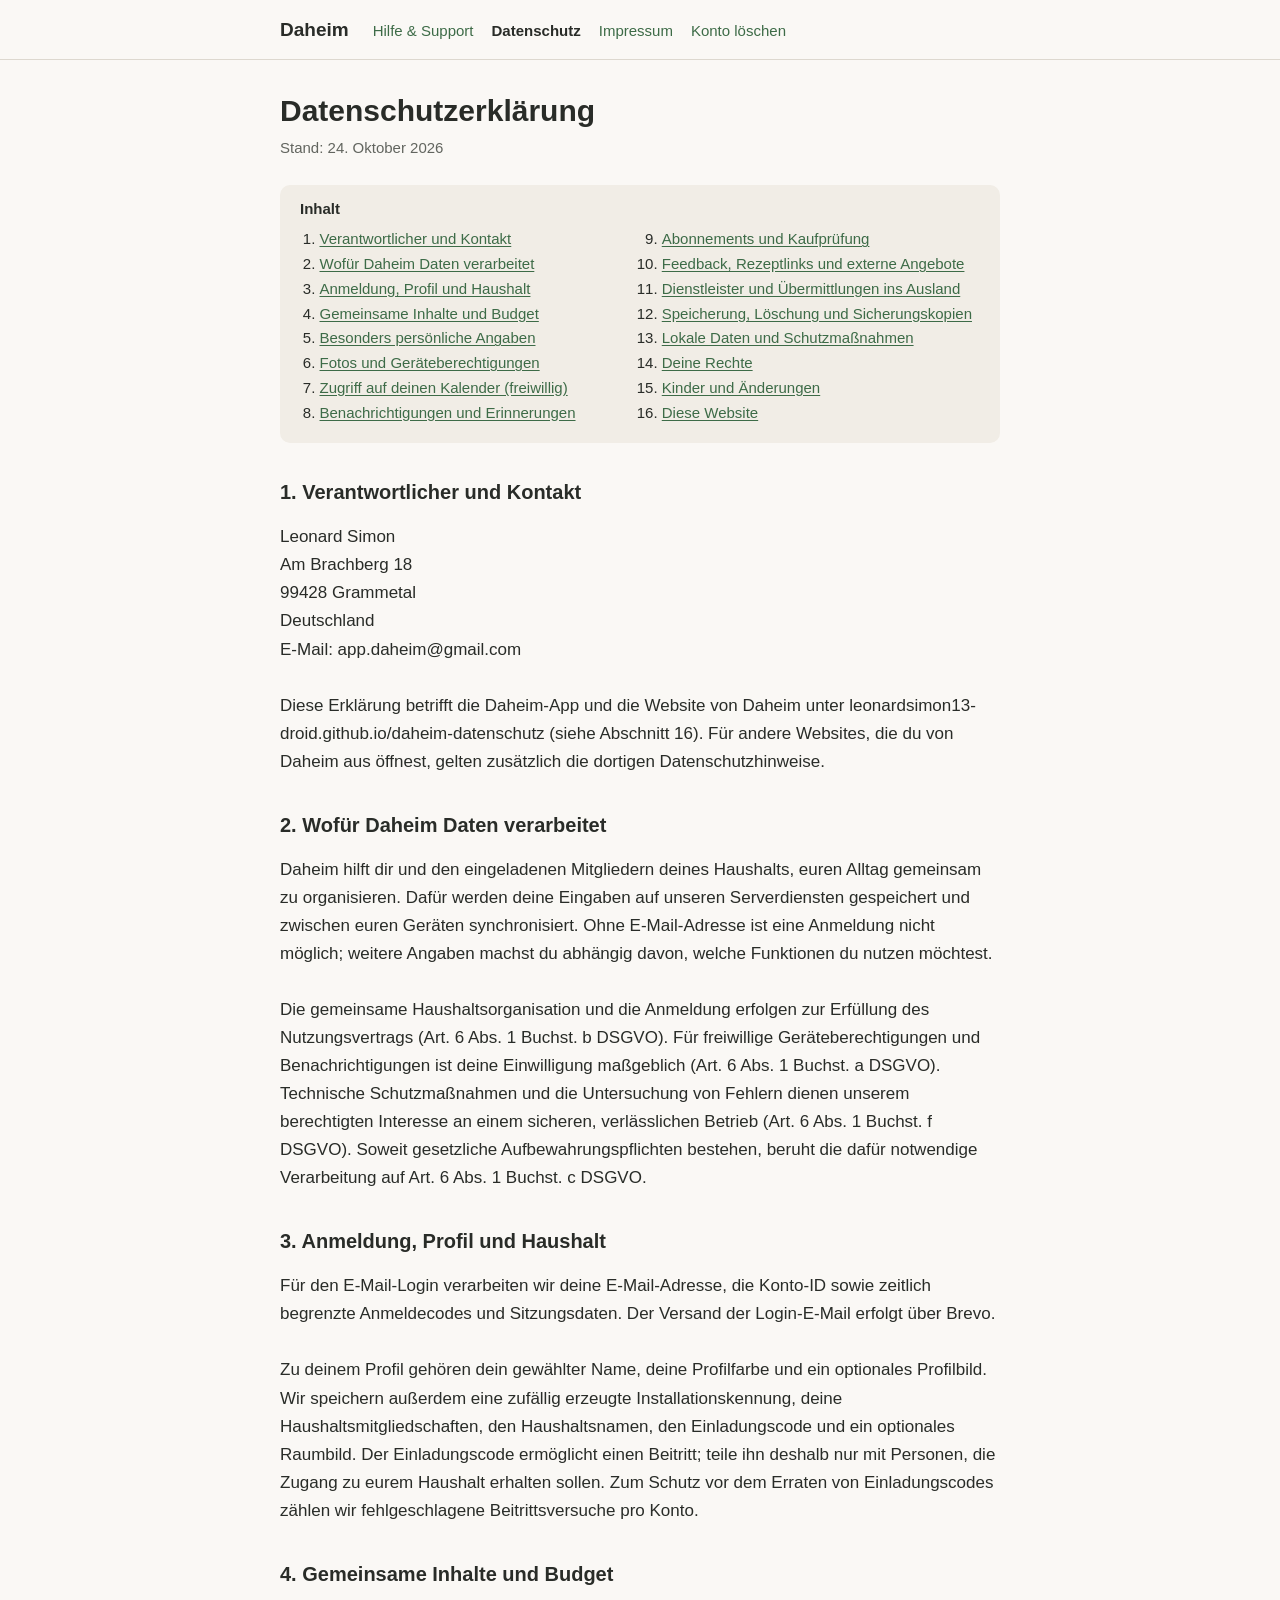
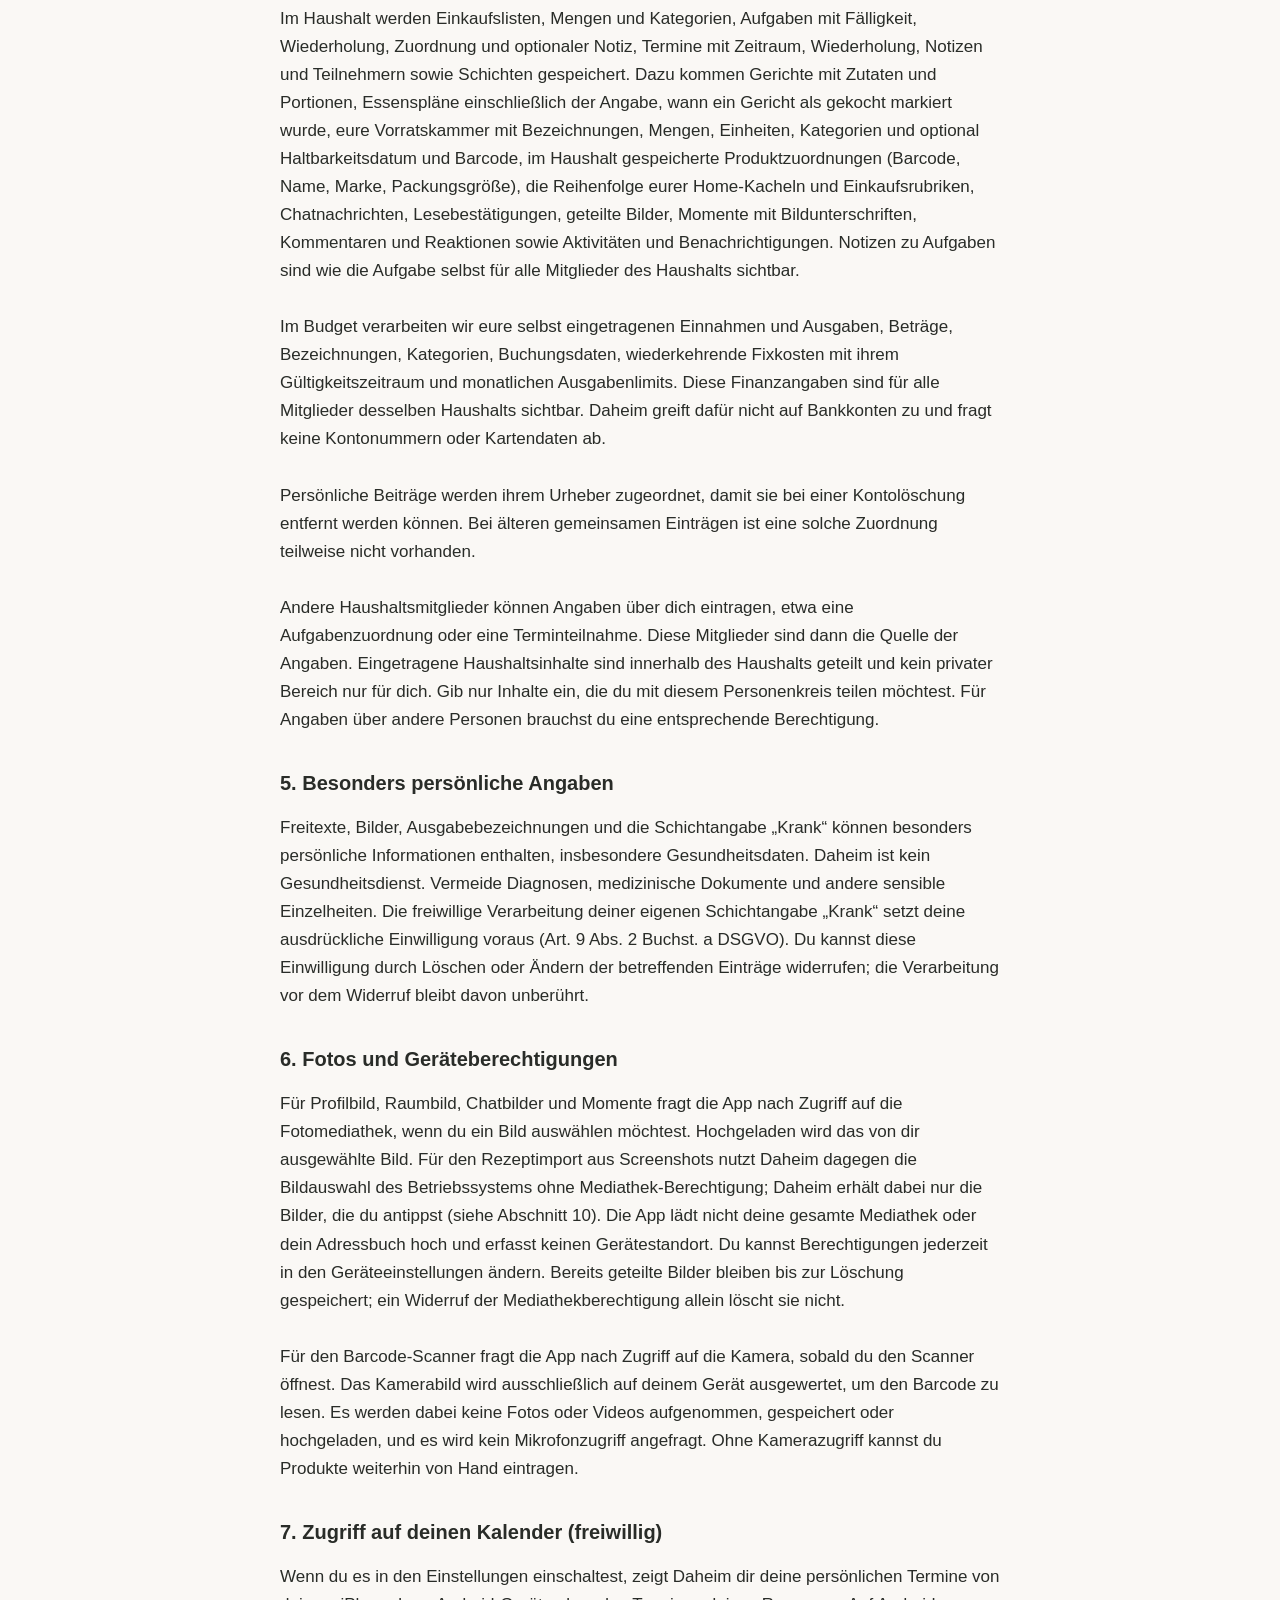
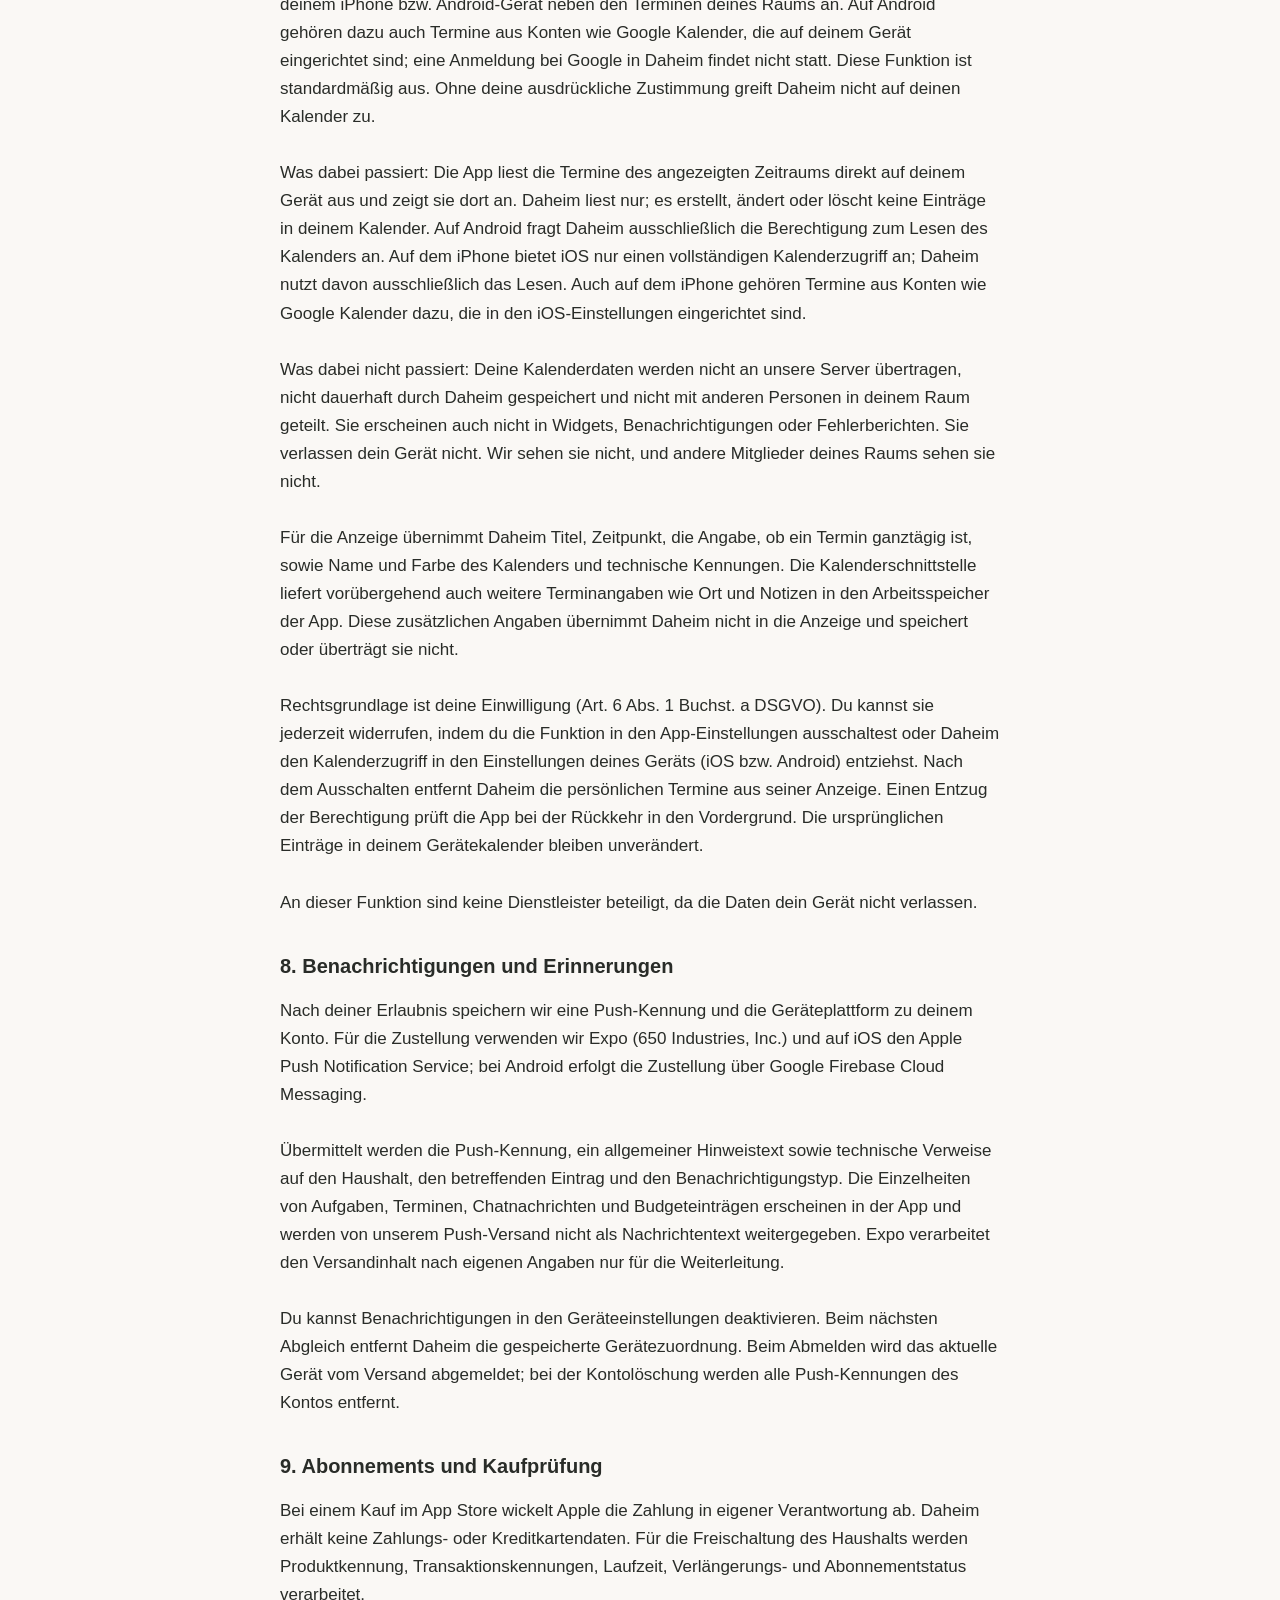
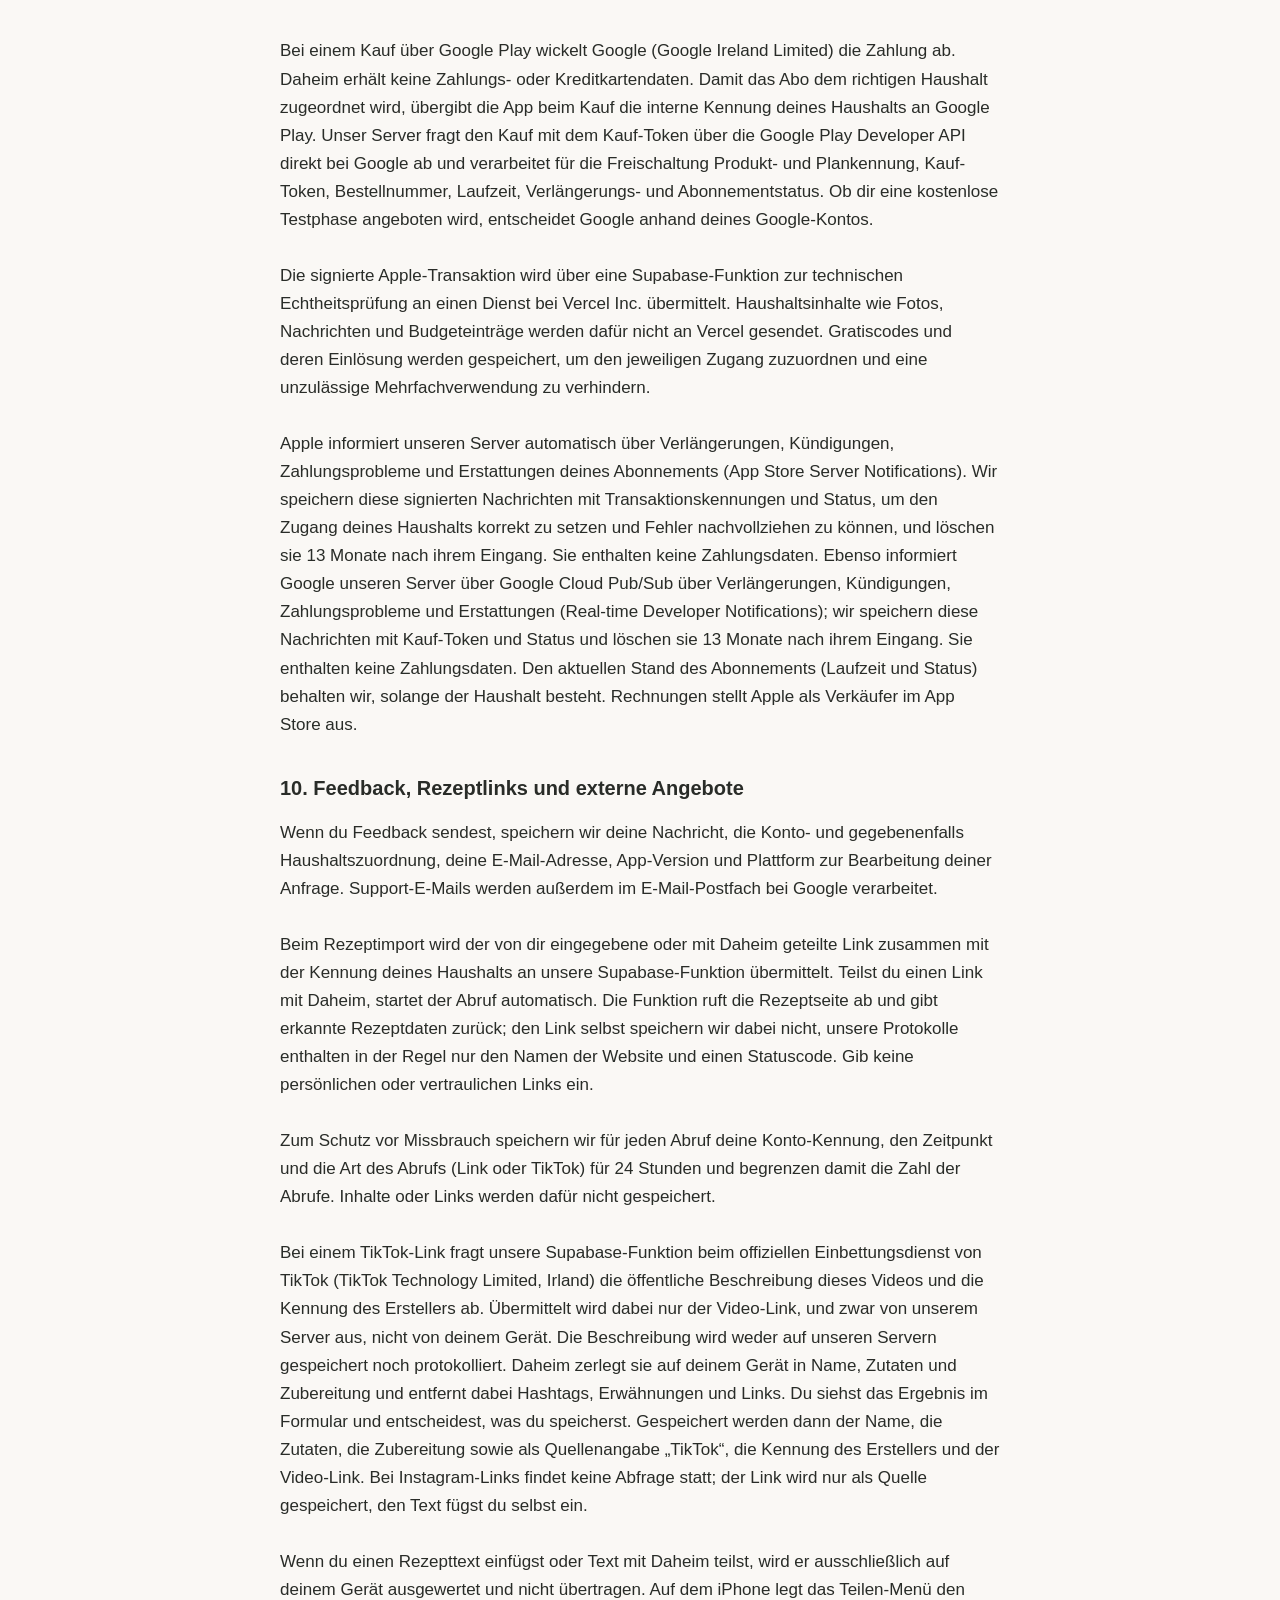
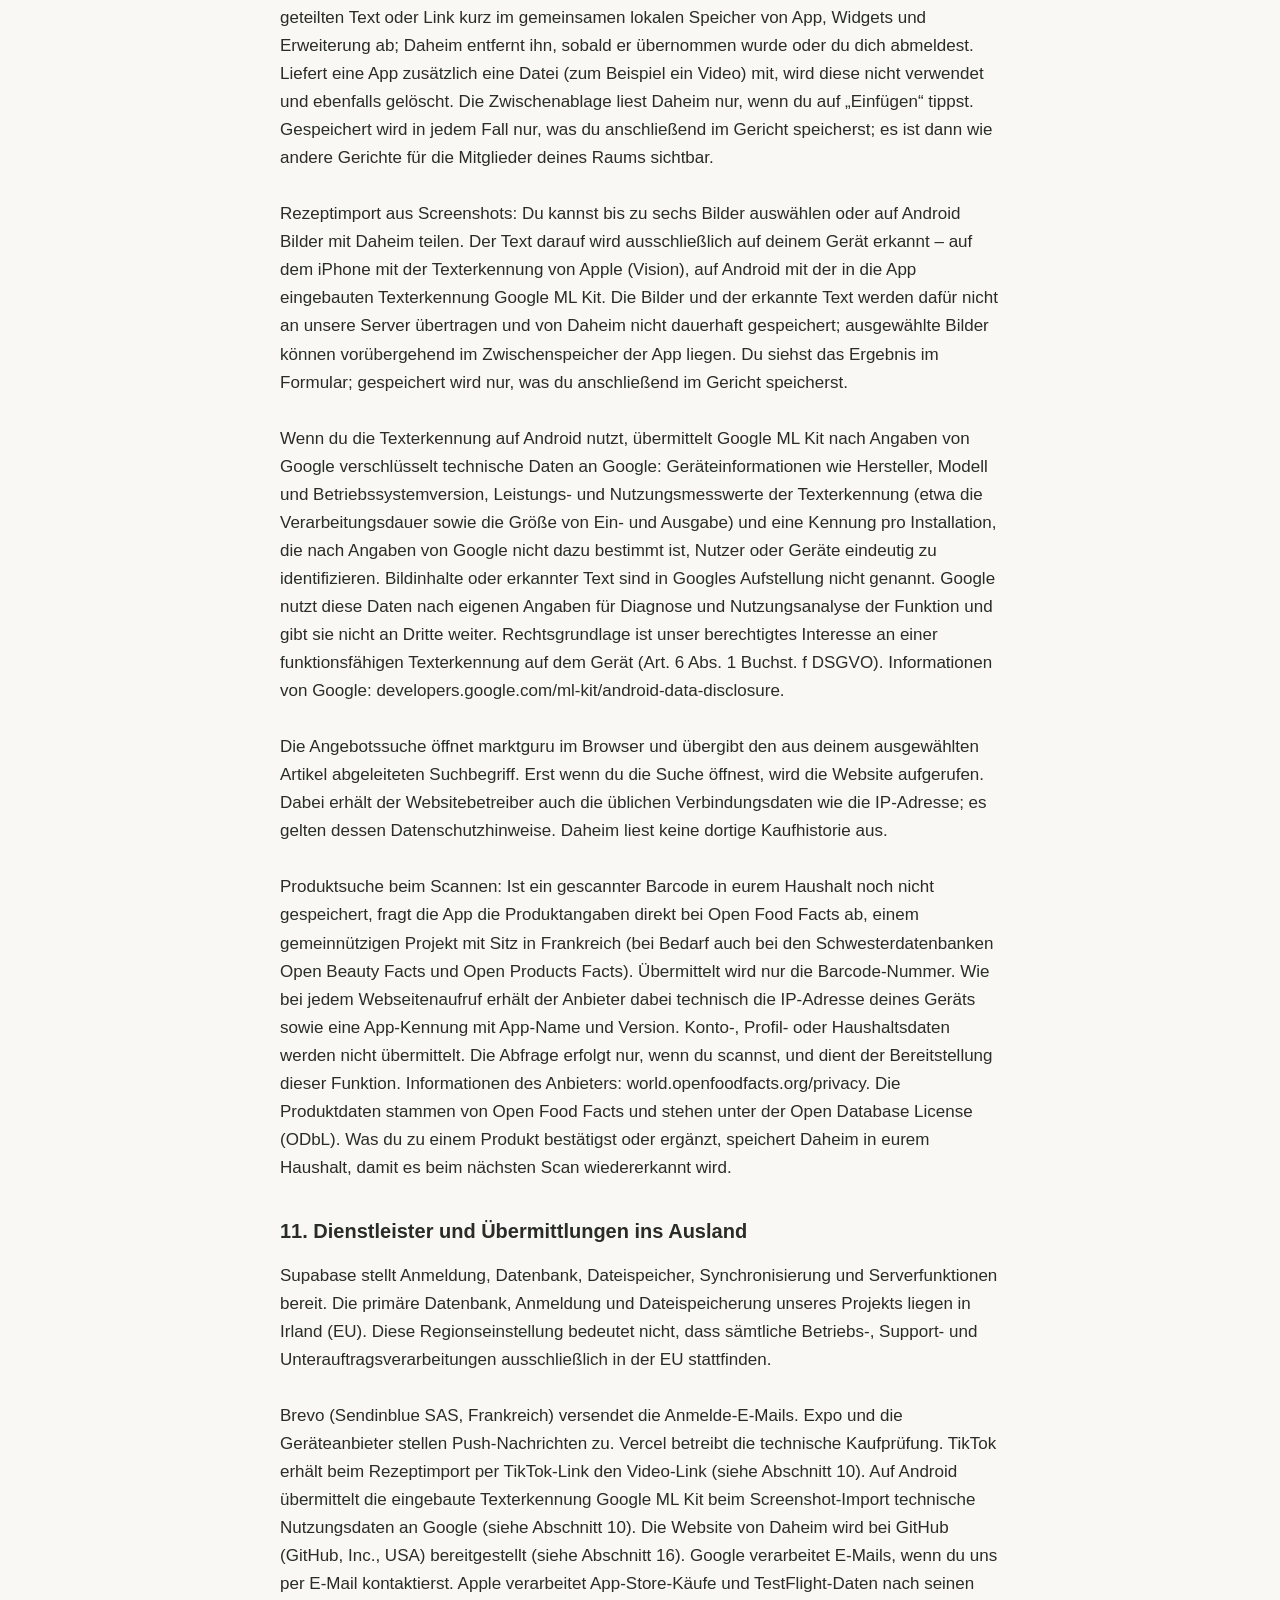
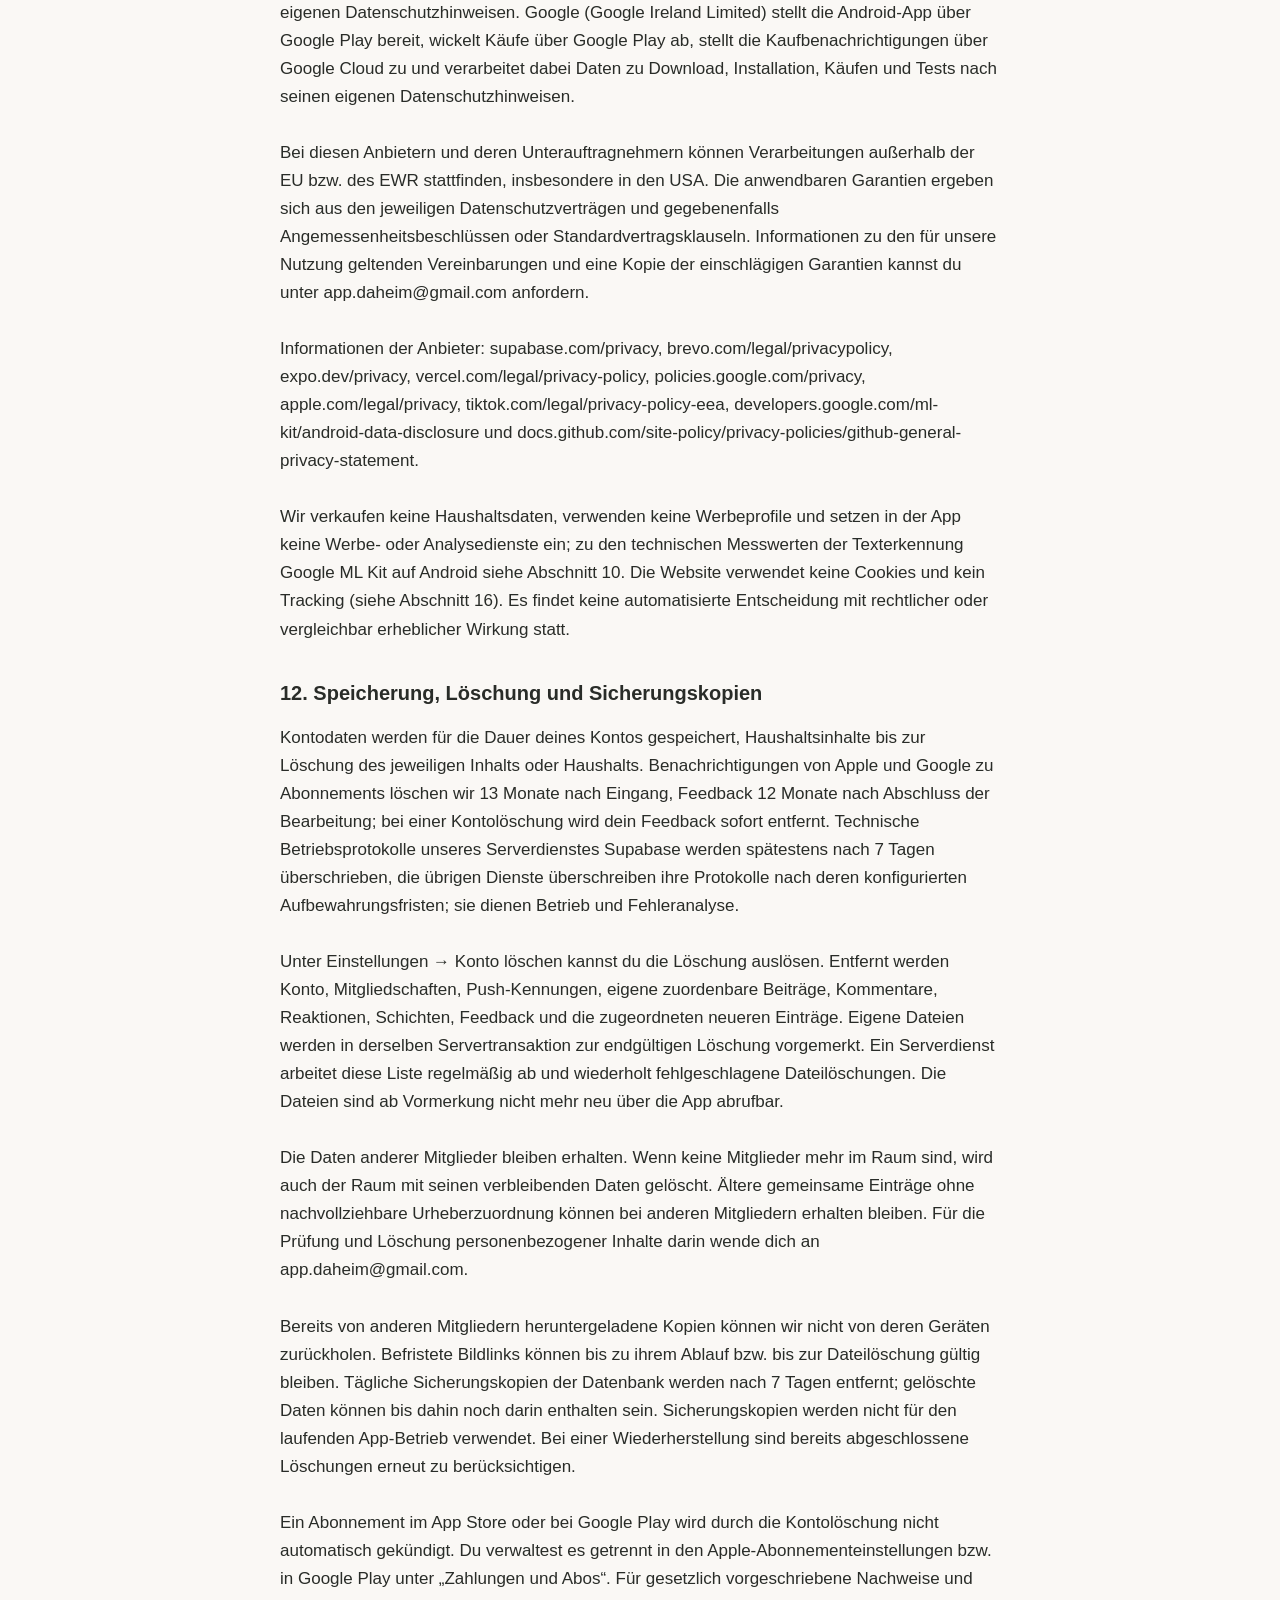
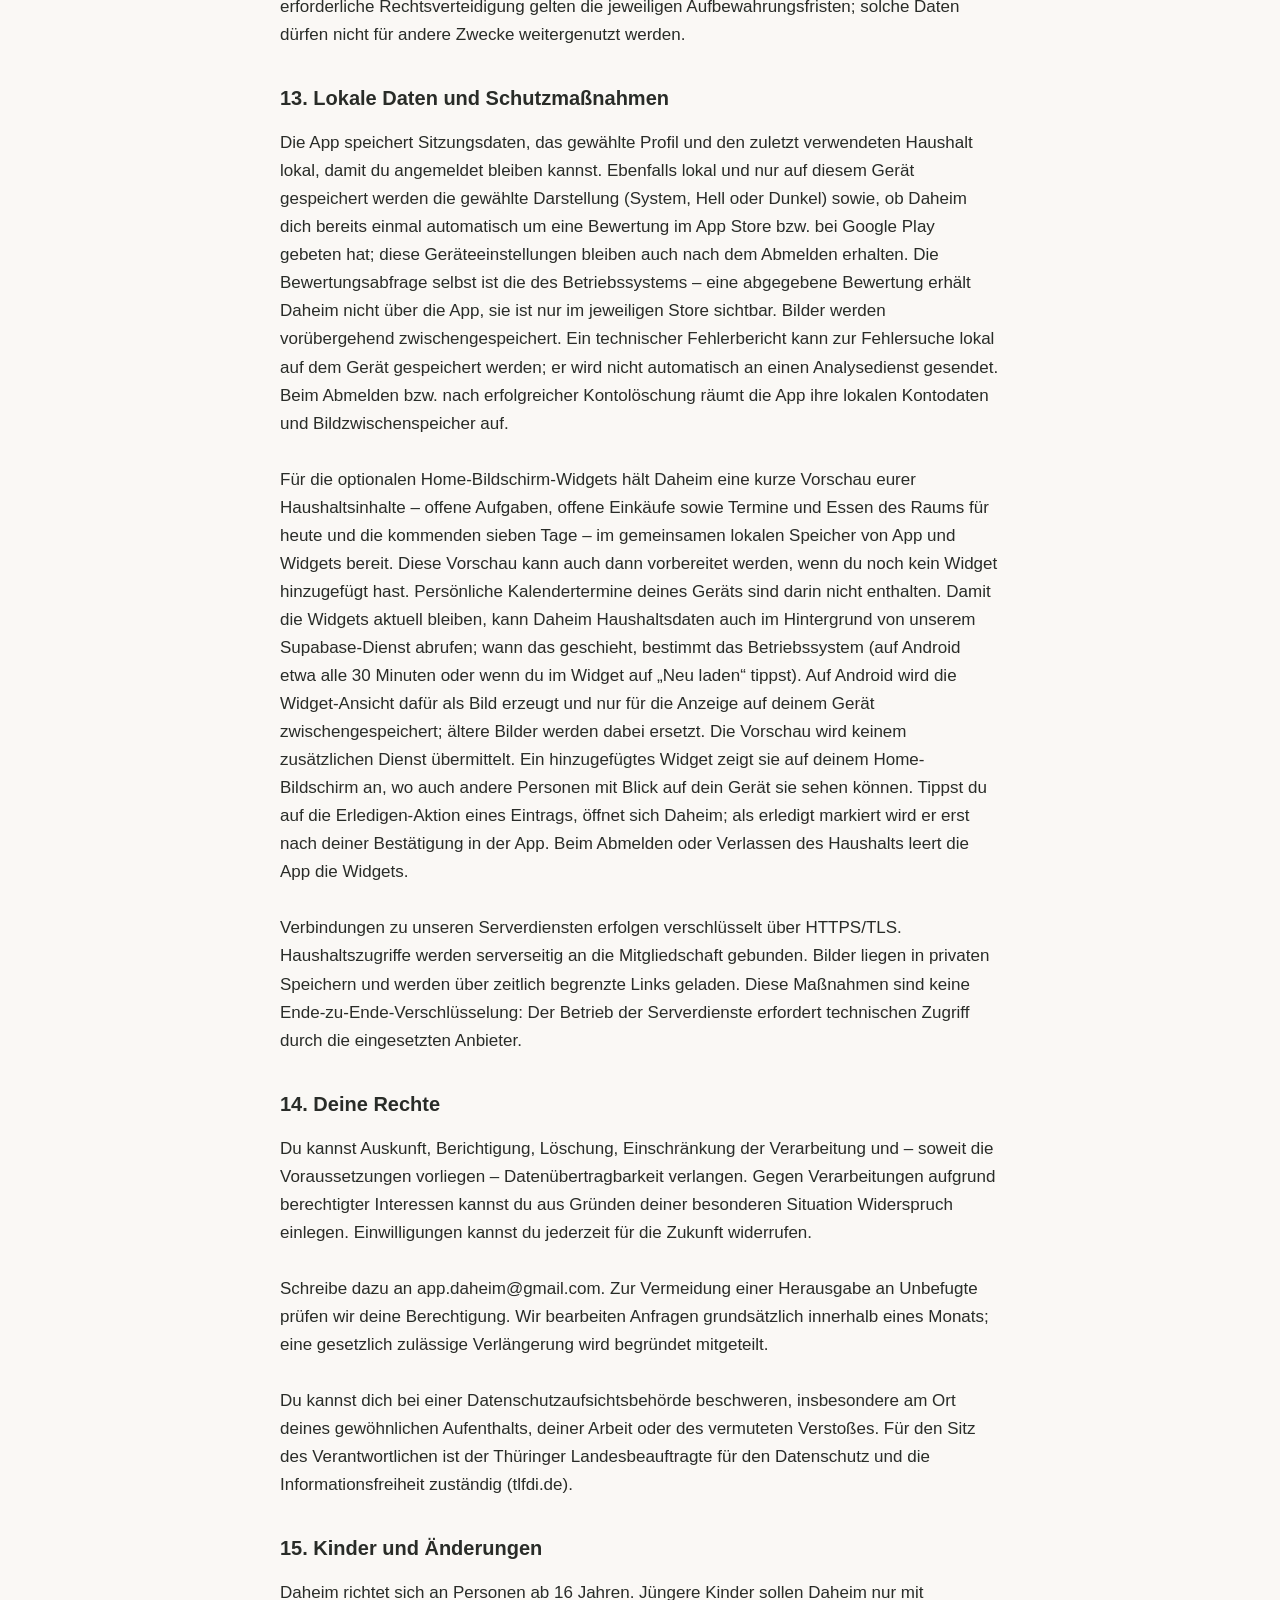
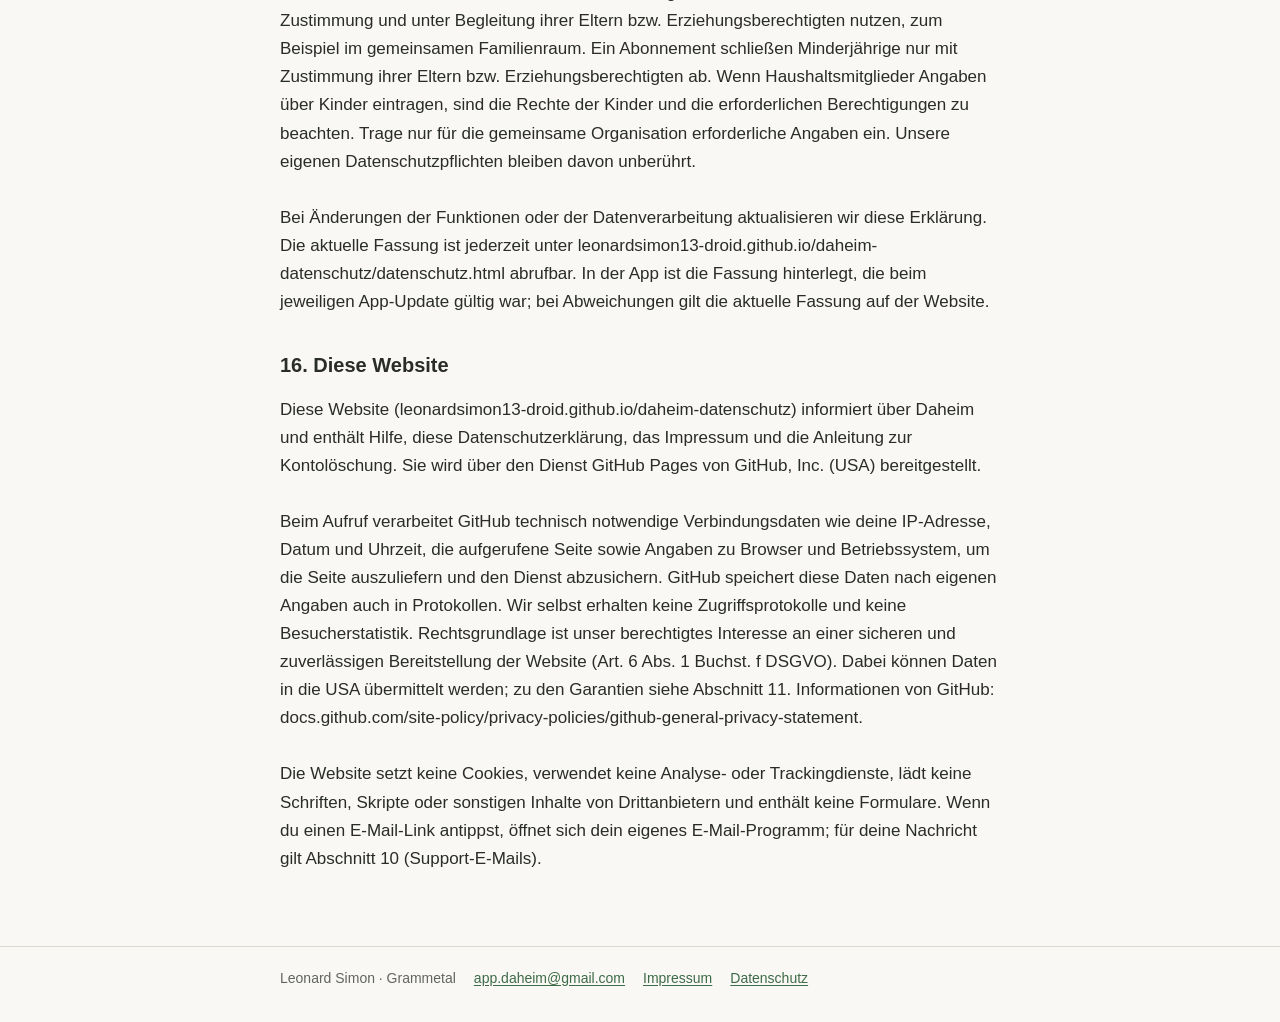
<file: index.html>
<!DOCTYPE html>
<html lang="de">
<head>
<meta charset="utf-8">
<meta name="viewport" content="width=device-width, initial-scale=1">
<meta http-equiv="Content-Security-Policy" content="default-src 'none'; style-src 'self'; img-src 'self'; base-uri 'none'; form-action 'none'">
<meta name="referrer" content="strict-origin-when-cross-origin">
<title>Datenschutzerklärung – Daheim</title>
<meta name="description" content="Datenschutzerklärung der Daheim-App und dieser Website.">
<link rel="stylesheet" href="stil.css">
</head>
<body>
<header class="kopf"><div class="kopf-innen"><a class="marke" href="hilfe.html">Daheim</a><nav aria-label="Hauptnavigation"><a href="hilfe.html">Hilfe &amp; Support</a><a href="datenschutz.html" aria-current="page">Datenschutz</a><a href="impressum.html">Impressum</a><a href="konto-loeschen.html">Konto löschen</a></nav></div></header>
<main>
<div class="rechtstext"><h1>Datenschutzerklärung</h1><p class="stand">Stand: 24. Oktober 2026</p>
<nav class="inhalt" aria-label="Inhalt"><strong>Inhalt</strong><ol><li><a href="#a1">Verantwortlicher und Kontakt</a></li><li><a href="#a2">Wofür Daheim Daten verarbeitet</a></li><li><a href="#a3">Anmeldung, Profil und Haushalt</a></li><li><a href="#a4">Gemeinsame Inhalte und Budget</a></li><li><a href="#a5">Besonders persönliche Angaben</a></li><li><a href="#a6">Fotos und Geräteberechtigungen</a></li><li><a href="#a7">Zugriff auf deinen Kalender (freiwillig)</a></li><li><a href="#a8">Benachrichtigungen und Erinnerungen</a></li><li><a href="#a9">Abonnements und Kaufprüfung</a></li><li><a href="#a10">Feedback, Rezeptlinks und externe Angebote</a></li><li><a href="#a11">Dienstleister und Übermittlungen ins Ausland</a></li><li><a href="#a12">Speicherung, Löschung und Sicherungskopien</a></li><li><a href="#a13">Lokale Daten und Schutzmaßnahmen</a></li><li><a href="#a14">Deine Rechte</a></li><li><a href="#a15">Kinder und Änderungen</a></li><li><a href="#a16">Diese Website</a></li></ol></nav>
<section id="a1"><h2>1. Verantwortlicher und Kontakt</h2><p>Leonard Simon
Am Brachberg 18
99428 Grammetal
Deutschland
E-Mail: app.daheim@gmail.com

Diese Erklärung betrifft die Daheim-App und die Website von Daheim unter leonardsimon13-droid.github.io/daheim-datenschutz (siehe Abschnitt 16). Für andere Websites, die du von Daheim aus öffnest, gelten zusätzlich die dortigen Datenschutzhinweise.</p></section>
<section id="a2"><h2>2. Wofür Daheim Daten verarbeitet</h2><p>Daheim hilft dir und den eingeladenen Mitgliedern deines Haushalts, euren Alltag gemeinsam zu organisieren. Dafür werden deine Eingaben auf unseren Serverdiensten gespeichert und zwischen euren Geräten synchronisiert. Ohne E-Mail-Adresse ist eine Anmeldung nicht möglich; weitere Angaben machst du abhängig davon, welche Funktionen du nutzen möchtest.

Die gemeinsame Haushaltsorganisation und die Anmeldung erfolgen zur Erfüllung des Nutzungsvertrags (Art. 6 Abs. 1 Buchst. b DSGVO). Für freiwillige Geräteberechtigungen und Benachrichtigungen ist deine Einwilligung maßgeblich (Art. 6 Abs. 1 Buchst. a DSGVO). Technische Schutzmaßnahmen und die Untersuchung von Fehlern dienen unserem berechtigten Interesse an einem sicheren, verlässlichen Betrieb (Art. 6 Abs. 1 Buchst. f DSGVO). Soweit gesetzliche Aufbewahrungspflichten bestehen, beruht die dafür notwendige Verarbeitung auf Art. 6 Abs. 1 Buchst. c DSGVO.</p></section>
<section id="a3"><h2>3. Anmeldung, Profil und Haushalt</h2><p>Für den E-Mail-Login verarbeiten wir deine E-Mail-Adresse, die Konto-ID sowie zeitlich begrenzte Anmeldecodes und Sitzungsdaten. Der Versand der Login-E-Mail erfolgt über Brevo.

Zu deinem Profil gehören dein gewählter Name, deine Profilfarbe und ein optionales Profilbild. Wir speichern außerdem eine zufällig erzeugte Installationskennung, deine Haushaltsmitgliedschaften, den Haushaltsnamen, den Einladungscode und ein optionales Raumbild. Der Einladungscode ermöglicht einen Beitritt; teile ihn deshalb nur mit Personen, die Zugang zu eurem Haushalt erhalten sollen. Zum Schutz vor dem Erraten von Einladungscodes zählen wir fehlgeschlagene Beitrittsversuche pro Konto.</p></section>
<section id="a4"><h2>4. Gemeinsame Inhalte und Budget</h2><p>Im Haushalt werden Einkaufslisten, Mengen und Kategorien, Aufgaben mit Fälligkeit, Wiederholung, Zuordnung und optionaler Notiz, Termine mit Zeitraum, Wiederholung, Notizen und Teilnehmern sowie Schichten gespeichert. Dazu kommen Gerichte mit Zutaten und Portionen, Essenspläne einschließlich der Angabe, wann ein Gericht als gekocht markiert wurde, eure Vorratskammer mit Bezeichnungen, Mengen, Einheiten, Kategorien und optional Haltbarkeitsdatum und Barcode, im Haushalt gespeicherte Produktzuordnungen (Barcode, Name, Marke, Packungsgröße), die Reihenfolge eurer Home-Kacheln und Einkaufsrubriken, Chatnachrichten, Lesebestätigungen, geteilte Bilder, Momente mit Bildunterschriften, Kommentaren und Reaktionen sowie Aktivitäten und Benachrichtigungen. Notizen zu Aufgaben sind wie die Aufgabe selbst für alle Mitglieder des Haushalts sichtbar.

Im Budget verarbeiten wir eure selbst eingetragenen Einnahmen und Ausgaben, Beträge, Bezeichnungen, Kategorien, Buchungsdaten, wiederkehrende Fixkosten mit ihrem Gültigkeitszeitraum und monatlichen Ausgabenlimits. Diese Finanzangaben sind für alle Mitglieder desselben Haushalts sichtbar. Daheim greift dafür nicht auf Bankkonten zu und fragt keine Kontonummern oder Kartendaten ab.

Persönliche Beiträge werden ihrem Urheber zugeordnet, damit sie bei einer Kontolöschung entfernt werden können. Bei älteren gemeinsamen Einträgen ist eine solche Zuordnung teilweise nicht vorhanden.

Andere Haushaltsmitglieder können Angaben über dich eintragen, etwa eine Aufgabenzuordnung oder eine Terminteilnahme. Diese Mitglieder sind dann die Quelle der Angaben. Eingetragene Haushaltsinhalte sind innerhalb des Haushalts geteilt und kein privater Bereich nur für dich. Gib nur Inhalte ein, die du mit diesem Personenkreis teilen möchtest. Für Angaben über andere Personen brauchst du eine entsprechende Berechtigung.</p></section>
<section id="a5"><h2>5. Besonders persönliche Angaben</h2><p>Freitexte, Bilder, Ausgabebezeichnungen und die Schichtangabe „Krank“ können besonders persönliche Informationen enthalten, insbesondere Gesundheitsdaten. Daheim ist kein Gesundheitsdienst. Vermeide Diagnosen, medizinische Dokumente und andere sensible Einzelheiten. Die freiwillige Verarbeitung deiner eigenen Schichtangabe „Krank“ setzt deine ausdrückliche Einwilligung voraus (Art. 9 Abs. 2 Buchst. a DSGVO). Du kannst diese Einwilligung durch Löschen oder Ändern der betreffenden Einträge widerrufen; die Verarbeitung vor dem Widerruf bleibt davon unberührt.</p></section>
<section id="a6"><h2>6. Fotos und Geräteberechtigungen</h2><p>Für Profilbild, Raumbild, Chatbilder und Momente fragt die App nach Zugriff auf die Fotomediathek, wenn du ein Bild auswählen möchtest. Hochgeladen wird das von dir ausgewählte Bild. Für den Rezeptimport aus Screenshots nutzt Daheim dagegen die Bildauswahl des Betriebssystems ohne Mediathek-Berechtigung; Daheim erhält dabei nur die Bilder, die du antippst (siehe Abschnitt 10). Die App lädt nicht deine gesamte Mediathek oder dein Adressbuch hoch und erfasst keinen Gerätestandort. Du kannst Berechtigungen jederzeit in den Geräteeinstellungen ändern. Bereits geteilte Bilder bleiben bis zur Löschung gespeichert; ein Widerruf der Mediathekberechtigung allein löscht sie nicht.

Für den Barcode-Scanner fragt die App nach Zugriff auf die Kamera, sobald du den Scanner öffnest. Das Kamerabild wird ausschließlich auf deinem Gerät ausgewertet, um den Barcode zu lesen. Es werden dabei keine Fotos oder Videos aufgenommen, gespeichert oder hochgeladen, und es wird kein Mikrofonzugriff angefragt. Ohne Kamerazugriff kannst du Produkte weiterhin von Hand eintragen.</p></section>
<section id="a7"><h2>7. Zugriff auf deinen Kalender (freiwillig)</h2><p>Wenn du es in den Einstellungen einschaltest, zeigt Daheim dir deine persönlichen Termine von deinem iPhone bzw. Android-Gerät neben den Terminen deines Raums an. Auf Android gehören dazu auch Termine aus Konten wie Google Kalender, die auf deinem Gerät eingerichtet sind; eine Anmeldung bei Google in Daheim findet nicht statt. Diese Funktion ist standardmäßig aus. Ohne deine ausdrückliche Zustimmung greift Daheim nicht auf deinen Kalender zu.

Was dabei passiert: Die App liest die Termine des angezeigten Zeitraums direkt auf deinem Gerät aus und zeigt sie dort an. Daheim liest nur; es erstellt, ändert oder löscht keine Einträge in deinem Kalender. Auf Android fragt Daheim ausschließlich die Berechtigung zum Lesen des Kalenders an. Auf dem iPhone bietet iOS nur einen vollständigen Kalenderzugriff an; Daheim nutzt davon ausschließlich das Lesen. Auch auf dem iPhone gehören Termine aus Konten wie Google Kalender dazu, die in den iOS-Einstellungen eingerichtet sind.

Was dabei nicht passiert: Deine Kalenderdaten werden nicht an unsere Server übertragen, nicht dauerhaft durch Daheim gespeichert und nicht mit anderen Personen in deinem Raum geteilt. Sie erscheinen auch nicht in Widgets, Benachrichtigungen oder Fehlerberichten. Sie verlassen dein Gerät nicht. Wir sehen sie nicht, und andere Mitglieder deines Raums sehen sie nicht.

Für die Anzeige übernimmt Daheim Titel, Zeitpunkt, die Angabe, ob ein Termin ganztägig ist, sowie Name und Farbe des Kalenders und technische Kennungen. Die Kalenderschnittstelle liefert vorübergehend auch weitere Terminangaben wie Ort und Notizen in den Arbeitsspeicher der App. Diese zusätzlichen Angaben übernimmt Daheim nicht in die Anzeige und speichert oder überträgt sie nicht.

Rechtsgrundlage ist deine Einwilligung (Art. 6 Abs. 1 Buchst. a DSGVO). Du kannst sie jederzeit widerrufen, indem du die Funktion in den App-Einstellungen ausschaltest oder Daheim den Kalenderzugriff in den Einstellungen deines Geräts (iOS bzw. Android) entziehst. Nach dem Ausschalten entfernt Daheim die persönlichen Termine aus seiner Anzeige. Einen Entzug der Berechtigung prüft die App bei der Rückkehr in den Vordergrund. Die ursprünglichen Einträge in deinem Gerätekalender bleiben unverändert.

An dieser Funktion sind keine Dienstleister beteiligt, da die Daten dein Gerät nicht verlassen.</p></section>
<section id="a8"><h2>8. Benachrichtigungen und Erinnerungen</h2><p>Nach deiner Erlaubnis speichern wir eine Push-Kennung und die Geräteplattform zu deinem Konto. Für die Zustellung verwenden wir Expo (650 Industries, Inc.) und auf iOS den Apple Push Notification Service; bei Android erfolgt die Zustellung über Google Firebase Cloud Messaging.

Übermittelt werden die Push-Kennung, ein allgemeiner Hinweistext sowie technische Verweise auf den Haushalt, den betreffenden Eintrag und den Benachrichtigungstyp. Die Einzelheiten von Aufgaben, Terminen, Chatnachrichten und Budgeteinträgen erscheinen in der App und werden von unserem Push-Versand nicht als Nachrichtentext weitergegeben. Expo verarbeitet den Versandinhalt nach eigenen Angaben nur für die Weiterleitung.

Du kannst Benachrichtigungen in den Geräteeinstellungen deaktivieren. Beim nächsten Abgleich entfernt Daheim die gespeicherte Gerätezuordnung. Beim Abmelden wird das aktuelle Gerät vom Versand abgemeldet; bei der Kontolöschung werden alle Push-Kennungen des Kontos entfernt.</p></section>
<section id="a9"><h2>9. Abonnements und Kaufprüfung</h2><p>Bei einem Kauf im App Store wickelt Apple die Zahlung in eigener Verantwortung ab. Daheim erhält keine Zahlungs- oder Kreditkartendaten. Für die Freischaltung des Haushalts werden Produktkennung, Transaktionskennungen, Laufzeit, Verlängerungs- und Abonnementstatus verarbeitet.

Bei einem Kauf über Google Play wickelt Google (Google Ireland Limited) die Zahlung ab. Daheim erhält keine Zahlungs- oder Kreditkartendaten. Damit das Abo dem richtigen Haushalt zugeordnet wird, übergibt die App beim Kauf die interne Kennung deines Haushalts an Google Play. Unser Server fragt den Kauf mit dem Kauf-Token über die Google Play Developer API direkt bei Google ab und verarbeitet für die Freischaltung Produkt- und Plankennung, Kauf-Token, Bestellnummer, Laufzeit, Verlängerungs- und Abonnementstatus. Ob dir eine kostenlose Testphase angeboten wird, entscheidet Google anhand deines Google-Kontos.

Die signierte Apple-Transaktion wird über eine Supabase-Funktion zur technischen Echtheitsprüfung an einen Dienst bei Vercel Inc. übermittelt. Haushaltsinhalte wie Fotos, Nachrichten und Budgeteinträge werden dafür nicht an Vercel gesendet. Gratiscodes und deren Einlösung werden gespeichert, um den jeweiligen Zugang zuzuordnen und eine unzulässige Mehrfachverwendung zu verhindern.

Apple informiert unseren Server automatisch über Verlängerungen, Kündigungen, Zahlungsprobleme und Erstattungen deines Abonnements (App Store Server Notifications). Wir speichern diese signierten Nachrichten mit Transaktionskennungen und Status, um den Zugang deines Haushalts korrekt zu setzen und Fehler nachvollziehen zu können, und löschen sie 13 Monate nach ihrem Eingang. Sie enthalten keine Zahlungsdaten. Ebenso informiert Google unseren Server über Google Cloud Pub/Sub über Verlängerungen, Kündigungen, Zahlungsprobleme und Erstattungen (Real-time Developer Notifications); wir speichern diese Nachrichten mit Kauf-Token und Status und löschen sie 13 Monate nach ihrem Eingang. Sie enthalten keine Zahlungsdaten. Den aktuellen Stand des Abonnements (Laufzeit und Status) behalten wir, solange der Haushalt besteht. Rechnungen stellt Apple als Verkäufer im App Store aus.</p></section>
<section id="a10"><h2>10. Feedback, Rezeptlinks und externe Angebote</h2><p>Wenn du Feedback sendest, speichern wir deine Nachricht, die Konto- und gegebenenfalls Haushaltszuordnung, deine E-Mail-Adresse, App-Version und Plattform zur Bearbeitung deiner Anfrage. Support-E-Mails werden außerdem im E-Mail-Postfach bei Google verarbeitet.

Beim Rezeptimport wird der von dir eingegebene oder mit Daheim geteilte Link zusammen mit der Kennung deines Haushalts an unsere Supabase-Funktion übermittelt. Teilst du einen Link mit Daheim, startet der Abruf automatisch. Die Funktion ruft die Rezeptseite ab und gibt erkannte Rezeptdaten zurück; den Link selbst speichern wir dabei nicht, unsere Protokolle enthalten in der Regel nur den Namen der Website und einen Statuscode. Gib keine persönlichen oder vertraulichen Links ein.

Zum Schutz vor Missbrauch speichern wir für jeden Abruf deine Konto-Kennung, den Zeitpunkt und die Art des Abrufs (Link oder TikTok) für 24 Stunden und begrenzen damit die Zahl der Abrufe. Inhalte oder Links werden dafür nicht gespeichert.

Bei einem TikTok-Link fragt unsere Supabase-Funktion beim offiziellen Einbettungsdienst von TikTok (TikTok Technology Limited, Irland) die öffentliche Beschreibung dieses Videos und die Kennung des Erstellers ab. Übermittelt wird dabei nur der Video-Link, und zwar von unserem Server aus, nicht von deinem Gerät. Die Beschreibung wird weder auf unseren Servern gespeichert noch protokolliert. Daheim zerlegt sie auf deinem Gerät in Name, Zutaten und Zubereitung und entfernt dabei Hashtags, Erwähnungen und Links. Du siehst das Ergebnis im Formular und entscheidest, was du speicherst. Gespeichert werden dann der Name, die Zutaten, die Zubereitung sowie als Quellenangabe „TikTok“, die Kennung des Erstellers und der Video-Link. Bei Instagram-Links findet keine Abfrage statt; der Link wird nur als Quelle gespeichert, den Text fügst du selbst ein.

Wenn du einen Rezepttext einfügst oder Text mit Daheim teilst, wird er ausschließlich auf deinem Gerät ausgewertet und nicht übertragen. Auf dem iPhone legt das Teilen-Menü den geteilten Text oder Link kurz im gemeinsamen lokalen Speicher von App, Widgets und Erweiterung ab; Daheim entfernt ihn, sobald er übernommen wurde oder du dich abmeldest. Liefert eine App zusätzlich eine Datei (zum Beispiel ein Video) mit, wird diese nicht verwendet und ebenfalls gelöscht. Die Zwischenablage liest Daheim nur, wenn du auf „Einfügen“ tippst. Gespeichert wird in jedem Fall nur, was du anschließend im Gericht speicherst; es ist dann wie andere Gerichte für die Mitglieder deines Raums sichtbar.

Rezeptimport aus Screenshots: Du kannst bis zu sechs Bilder auswählen oder auf Android Bilder mit Daheim teilen. Der Text darauf wird ausschließlich auf deinem Gerät erkannt – auf dem iPhone mit der Texterkennung von Apple (Vision), auf Android mit der in die App eingebauten Texterkennung Google ML Kit. Die Bilder und der erkannte Text werden dafür nicht an unsere Server übertragen und von Daheim nicht dauerhaft gespeichert; ausgewählte Bilder können vorübergehend im Zwischenspeicher der App liegen. Du siehst das Ergebnis im Formular; gespeichert wird nur, was du anschließend im Gericht speicherst.

Wenn du die Texterkennung auf Android nutzt, übermittelt Google ML Kit nach Angaben von Google verschlüsselt technische Daten an Google: Geräteinformationen wie Hersteller, Modell und Betriebssystemversion, Leistungs- und Nutzungsmesswerte der Texterkennung (etwa die Verarbeitungsdauer sowie die Größe von Ein- und Ausgabe) und eine Kennung pro Installation, die nach Angaben von Google nicht dazu bestimmt ist, Nutzer oder Geräte eindeutig zu identifizieren. Bildinhalte oder erkannter Text sind in Googles Aufstellung nicht genannt. Google nutzt diese Daten nach eigenen Angaben für Diagnose und Nutzungsanalyse der Funktion und gibt sie nicht an Dritte weiter. Rechtsgrundlage ist unser berechtigtes Interesse an einer funktionsfähigen Texterkennung auf dem Gerät (Art. 6 Abs. 1 Buchst. f DSGVO). Informationen von Google: developers.google.com/ml-kit/android-data-disclosure.

Die Angebotssuche öffnet marktguru im Browser und übergibt den aus deinem ausgewählten Artikel abgeleiteten Suchbegriff. Erst wenn du die Suche öffnest, wird die Website aufgerufen. Dabei erhält der Websitebetreiber auch die üblichen Verbindungsdaten wie die IP-Adresse; es gelten dessen Datenschutzhinweise. Daheim liest keine dortige Kaufhistorie aus.

Produktsuche beim Scannen: Ist ein gescannter Barcode in eurem Haushalt noch nicht gespeichert, fragt die App die Produktangaben direkt bei Open Food Facts ab, einem gemeinnützigen Projekt mit Sitz in Frankreich (bei Bedarf auch bei den Schwesterdatenbanken Open Beauty Facts und Open Products Facts). Übermittelt wird nur die Barcode-Nummer. Wie bei jedem Webseitenaufruf erhält der Anbieter dabei technisch die IP-Adresse deines Geräts sowie eine App-Kennung mit App-Name und Version. Konto-, Profil- oder Haushaltsdaten werden nicht übermittelt. Die Abfrage erfolgt nur, wenn du scannst, und dient der Bereitstellung dieser Funktion. Informationen des Anbieters: world.openfoodfacts.org/privacy. Die Produktdaten stammen von Open Food Facts und stehen unter der Open Database License (ODbL). Was du zu einem Produkt bestätigst oder ergänzt, speichert Daheim in eurem Haushalt, damit es beim nächsten Scan wiedererkannt wird.</p></section>
<section id="a11"><h2>11. Dienstleister und Übermittlungen ins Ausland</h2><p>Supabase stellt Anmeldung, Datenbank, Dateispeicher, Synchronisierung und Serverfunktionen bereit. Die primäre Datenbank, Anmeldung und Dateispeicherung unseres Projekts liegen in Irland (EU). Diese Regionseinstellung bedeutet nicht, dass sämtliche Betriebs-, Support- und Unterauftragsverarbeitungen ausschließlich in der EU stattfinden.

Brevo (Sendinblue SAS, Frankreich) versendet die Anmelde-E-Mails. Expo und die Geräteanbieter stellen Push-Nachrichten zu. Vercel betreibt die technische Kaufprüfung. TikTok erhält beim Rezeptimport per TikTok-Link den Video-Link (siehe Abschnitt 10). Auf Android übermittelt die eingebaute Texterkennung Google ML Kit beim Screenshot-Import technische Nutzungsdaten an Google (siehe Abschnitt 10). Die Website von Daheim wird bei GitHub (GitHub, Inc., USA) bereitgestellt (siehe Abschnitt 16). Google verarbeitet E-Mails, wenn du uns per E-Mail kontaktierst. Apple verarbeitet App-Store-Käufe und TestFlight-Daten nach seinen eigenen Datenschutzhinweisen. Google (Google Ireland Limited) stellt die Android-App über Google Play bereit, wickelt Käufe über Google Play ab, stellt die Kaufbenachrichtigungen über Google Cloud zu und verarbeitet dabei Daten zu Download, Installation, Käufen und Tests nach seinen eigenen Datenschutzhinweisen.

Bei diesen Anbietern und deren Unterauftragnehmern können Verarbeitungen außerhalb der EU bzw. des EWR stattfinden, insbesondere in den USA. Die anwendbaren Garantien ergeben sich aus den jeweiligen Datenschutzverträgen und gegebenenfalls Angemessenheitsbeschlüssen oder Standardvertragsklauseln. Informationen zu den für unsere Nutzung geltenden Vereinbarungen und eine Kopie der einschlägigen Garantien kannst du unter app.daheim@gmail.com anfordern.

Informationen der Anbieter: supabase.com/privacy, brevo.com/legal/privacypolicy, expo.dev/privacy, vercel.com/legal/privacy-policy, policies.google.com/privacy, apple.com/legal/privacy, tiktok.com/legal/privacy-policy-eea, developers.google.com/ml-kit/android-data-disclosure und docs.github.com/site-policy/privacy-policies/github-general-privacy-statement.

Wir verkaufen keine Haushaltsdaten, verwenden keine Werbeprofile und setzen in der App keine Werbe- oder Analysedienste ein; zu den technischen Messwerten der Texterkennung Google ML Kit auf Android siehe Abschnitt 10. Die Website verwendet keine Cookies und kein Tracking (siehe Abschnitt 16). Es findet keine automatisierte Entscheidung mit rechtlicher oder vergleichbar erheblicher Wirkung statt.</p></section>
<section id="a12"><h2>12. Speicherung, Löschung und Sicherungskopien</h2><p>Kontodaten werden für die Dauer deines Kontos gespeichert, Haushaltsinhalte bis zur Löschung des jeweiligen Inhalts oder Haushalts. Benachrichtigungen von Apple und Google zu Abonnements löschen wir 13 Monate nach Eingang, Feedback 12 Monate nach Abschluss der Bearbeitung; bei einer Kontolöschung wird dein Feedback sofort entfernt. Technische Betriebsprotokolle unseres Serverdienstes Supabase werden spätestens nach 7 Tagen überschrieben, die übrigen Dienste überschreiben ihre Protokolle nach deren konfigurierten Aufbewahrungsfristen; sie dienen Betrieb und Fehleranalyse.

Unter Einstellungen → Konto löschen kannst du die Löschung auslösen. Entfernt werden Konto, Mitgliedschaften, Push-Kennungen, eigene zuordenbare Beiträge, Kommentare, Reaktionen, Schichten, Feedback und die zugeordneten neueren Einträge. Eigene Dateien werden in derselben Servertransaktion zur endgültigen Löschung vorgemerkt. Ein Serverdienst arbeitet diese Liste regelmäßig ab und wiederholt fehlgeschlagene Dateilöschungen. Die Dateien sind ab Vormerkung nicht mehr neu über die App abrufbar.

Die Daten anderer Mitglieder bleiben erhalten. Wenn keine Mitglieder mehr im Raum sind, wird auch der Raum mit seinen verbleibenden Daten gelöscht. Ältere gemeinsame Einträge ohne nachvollziehbare Urheberzuordnung können bei anderen Mitgliedern erhalten bleiben. Für die Prüfung und Löschung personenbezogener Inhalte darin wende dich an app.daheim@gmail.com.

Bereits von anderen Mitgliedern heruntergeladene Kopien können wir nicht von deren Geräten zurückholen. Befristete Bildlinks können bis zu ihrem Ablauf bzw. bis zur Dateilöschung gültig bleiben. Tägliche Sicherungskopien der Datenbank werden nach 7 Tagen entfernt; gelöschte Daten können bis dahin noch darin enthalten sein. Sicherungskopien werden nicht für den laufenden App-Betrieb verwendet. Bei einer Wiederherstellung sind bereits abgeschlossene Löschungen erneut zu berücksichtigen.

Ein Abonnement im App Store oder bei Google Play wird durch die Kontolöschung nicht automatisch gekündigt. Du verwaltest es getrennt in den Apple-Abonnementeinstellungen bzw. in Google Play unter „Zahlungen und Abos“. Für gesetzlich vorgeschriebene Nachweise und erforderliche Rechtsverteidigung gelten die jeweiligen Aufbewahrungsfristen; solche Daten dürfen nicht für andere Zwecke weitergenutzt werden.</p></section>
<section id="a13"><h2>13. Lokale Daten und Schutzmaßnahmen</h2><p>Die App speichert Sitzungsdaten, das gewählte Profil und den zuletzt verwendeten Haushalt lokal, damit du angemeldet bleiben kannst. Ebenfalls lokal und nur auf diesem Gerät gespeichert werden die gewählte Darstellung (System, Hell oder Dunkel) sowie, ob Daheim dich bereits einmal automatisch um eine Bewertung im App Store bzw. bei Google Play gebeten hat; diese Geräteeinstellungen bleiben auch nach dem Abmelden erhalten. Die Bewertungsabfrage selbst ist die des Betriebssystems – eine abgegebene Bewertung erhält Daheim nicht über die App, sie ist nur im jeweiligen Store sichtbar. Bilder werden vorübergehend zwischengespeichert. Ein technischer Fehlerbericht kann zur Fehlersuche lokal auf dem Gerät gespeichert werden; er wird nicht automatisch an einen Analysedienst gesendet. Beim Abmelden bzw. nach erfolgreicher Kontolöschung räumt die App ihre lokalen Kontodaten und Bildzwischenspeicher auf.

Für die optionalen Home-Bildschirm-Widgets hält Daheim eine kurze Vorschau eurer Haushaltsinhalte – offene Aufgaben, offene Einkäufe sowie Termine und Essen des Raums für heute und die kommenden sieben Tage – im gemeinsamen lokalen Speicher von App und Widgets bereit. Diese Vorschau kann auch dann vorbereitet werden, wenn du noch kein Widget hinzugefügt hast. Persönliche Kalendertermine deines Geräts sind darin nicht enthalten. Damit die Widgets aktuell bleiben, kann Daheim Haushaltsdaten auch im Hintergrund von unserem Supabase-Dienst abrufen; wann das geschieht, bestimmt das Betriebssystem (auf Android etwa alle 30 Minuten oder wenn du im Widget auf „Neu laden“ tippst). Auf Android wird die Widget-Ansicht dafür als Bild erzeugt und nur für die Anzeige auf deinem Gerät zwischengespeichert; ältere Bilder werden dabei ersetzt. Die Vorschau wird keinem zusätzlichen Dienst übermittelt. Ein hinzugefügtes Widget zeigt sie auf deinem Home-Bildschirm an, wo auch andere Personen mit Blick auf dein Gerät sie sehen können. Tippst du auf die Erledigen-Aktion eines Eintrags, öffnet sich Daheim; als erledigt markiert wird er erst nach deiner Bestätigung in der App. Beim Abmelden oder Verlassen des Haushalts leert die App die Widgets.

Verbindungen zu unseren Serverdiensten erfolgen verschlüsselt über HTTPS/TLS. Haushaltszugriffe werden serverseitig an die Mitgliedschaft gebunden. Bilder liegen in privaten Speichern und werden über zeitlich begrenzte Links geladen. Diese Maßnahmen sind keine Ende-zu-Ende-Verschlüsselung: Der Betrieb der Serverdienste erfordert technischen Zugriff durch die eingesetzten Anbieter.</p></section>
<section id="a14"><h2>14. Deine Rechte</h2><p>Du kannst Auskunft, Berichtigung, Löschung, Einschränkung der Verarbeitung und – soweit die Voraussetzungen vorliegen – Datenübertragbarkeit verlangen. Gegen Verarbeitungen aufgrund berechtigter Interessen kannst du aus Gründen deiner besonderen Situation Widerspruch einlegen. Einwilligungen kannst du jederzeit für die Zukunft widerrufen.

Schreibe dazu an app.daheim@gmail.com. Zur Vermeidung einer Herausgabe an Unbefugte prüfen wir deine Berechtigung. Wir bearbeiten Anfragen grundsätzlich innerhalb eines Monats; eine gesetzlich zulässige Verlängerung wird begründet mitgeteilt.

Du kannst dich bei einer Datenschutzaufsichtsbehörde beschweren, insbesondere am Ort deines gewöhnlichen Aufenthalts, deiner Arbeit oder des vermuteten Verstoßes. Für den Sitz des Verantwortlichen ist der Thüringer Landesbeauftragte für den Datenschutz und die Informationsfreiheit zuständig (tlfdi.de).</p></section>
<section id="a15"><h2>15. Kinder und Änderungen</h2><p>Daheim richtet sich an Personen ab 16 Jahren. Jüngere Kinder sollen Daheim nur mit Zustimmung und unter Begleitung ihrer Eltern bzw. Erziehungsberechtigten nutzen, zum Beispiel im gemeinsamen Familienraum. Ein Abonnement schließen Minderjährige nur mit Zustimmung ihrer Eltern bzw. Erziehungsberechtigten ab. Wenn Haushaltsmitglieder Angaben über Kinder eintragen, sind die Rechte der Kinder und die erforderlichen Berechtigungen zu beachten. Trage nur für die gemeinsame Organisation erforderliche Angaben ein. Unsere eigenen Datenschutzpflichten bleiben davon unberührt.

Bei Änderungen der Funktionen oder der Datenverarbeitung aktualisieren wir diese Erklärung. Die aktuelle Fassung ist jederzeit unter leonardsimon13-droid.github.io/daheim-datenschutz/datenschutz.html abrufbar. In der App ist die Fassung hinterlegt, die beim jeweiligen App-Update gültig war; bei Abweichungen gilt die aktuelle Fassung auf der Website.</p></section>
<section id="a16"><h2>16. Diese Website</h2><p>Diese Website (leonardsimon13-droid.github.io/daheim-datenschutz) informiert über Daheim und enthält Hilfe, diese Datenschutzerklärung, das Impressum und die Anleitung zur Kontolöschung. Sie wird über den Dienst GitHub Pages von GitHub, Inc. (USA) bereitgestellt.

Beim Aufruf verarbeitet GitHub technisch notwendige Verbindungsdaten wie deine IP-Adresse, Datum und Uhrzeit, die aufgerufene Seite sowie Angaben zu Browser und Betriebssystem, um die Seite auszuliefern und den Dienst abzusichern. GitHub speichert diese Daten nach eigenen Angaben auch in Protokollen. Wir selbst erhalten keine Zugriffsprotokolle und keine Besucherstatistik. Rechtsgrundlage ist unser berechtigtes Interesse an einer sicheren und zuverlässigen Bereitstellung der Website (Art. 6 Abs. 1 Buchst. f DSGVO). Dabei können Daten in die USA übermittelt werden; zu den Garantien siehe Abschnitt 11. Informationen von GitHub: docs.github.com/site-policy/privacy-policies/github-general-privacy-statement.

Die Website setzt keine Cookies, verwendet keine Analyse- oder Trackingdienste, lädt keine Schriften, Skripte oder sonstigen Inhalte von Drittanbietern und enthält keine Formulare. Wenn du einen E-Mail-Link antippst, öffnet sich dein eigenes E-Mail-Programm; für deine Nachricht gilt Abschnitt 10 (Support-E-Mails).</p></section></div>
</main>
<footer class="fuss"><div class="fuss-innen"><span>Leonard Simon · Grammetal</span><a href="mailto:app.daheim@gmail.com">app.daheim@gmail.com</a><a href="impressum.html">Impressum</a><a href="datenschutz.html">Datenschutz</a></div></footer>
</body>
</html>
</file>
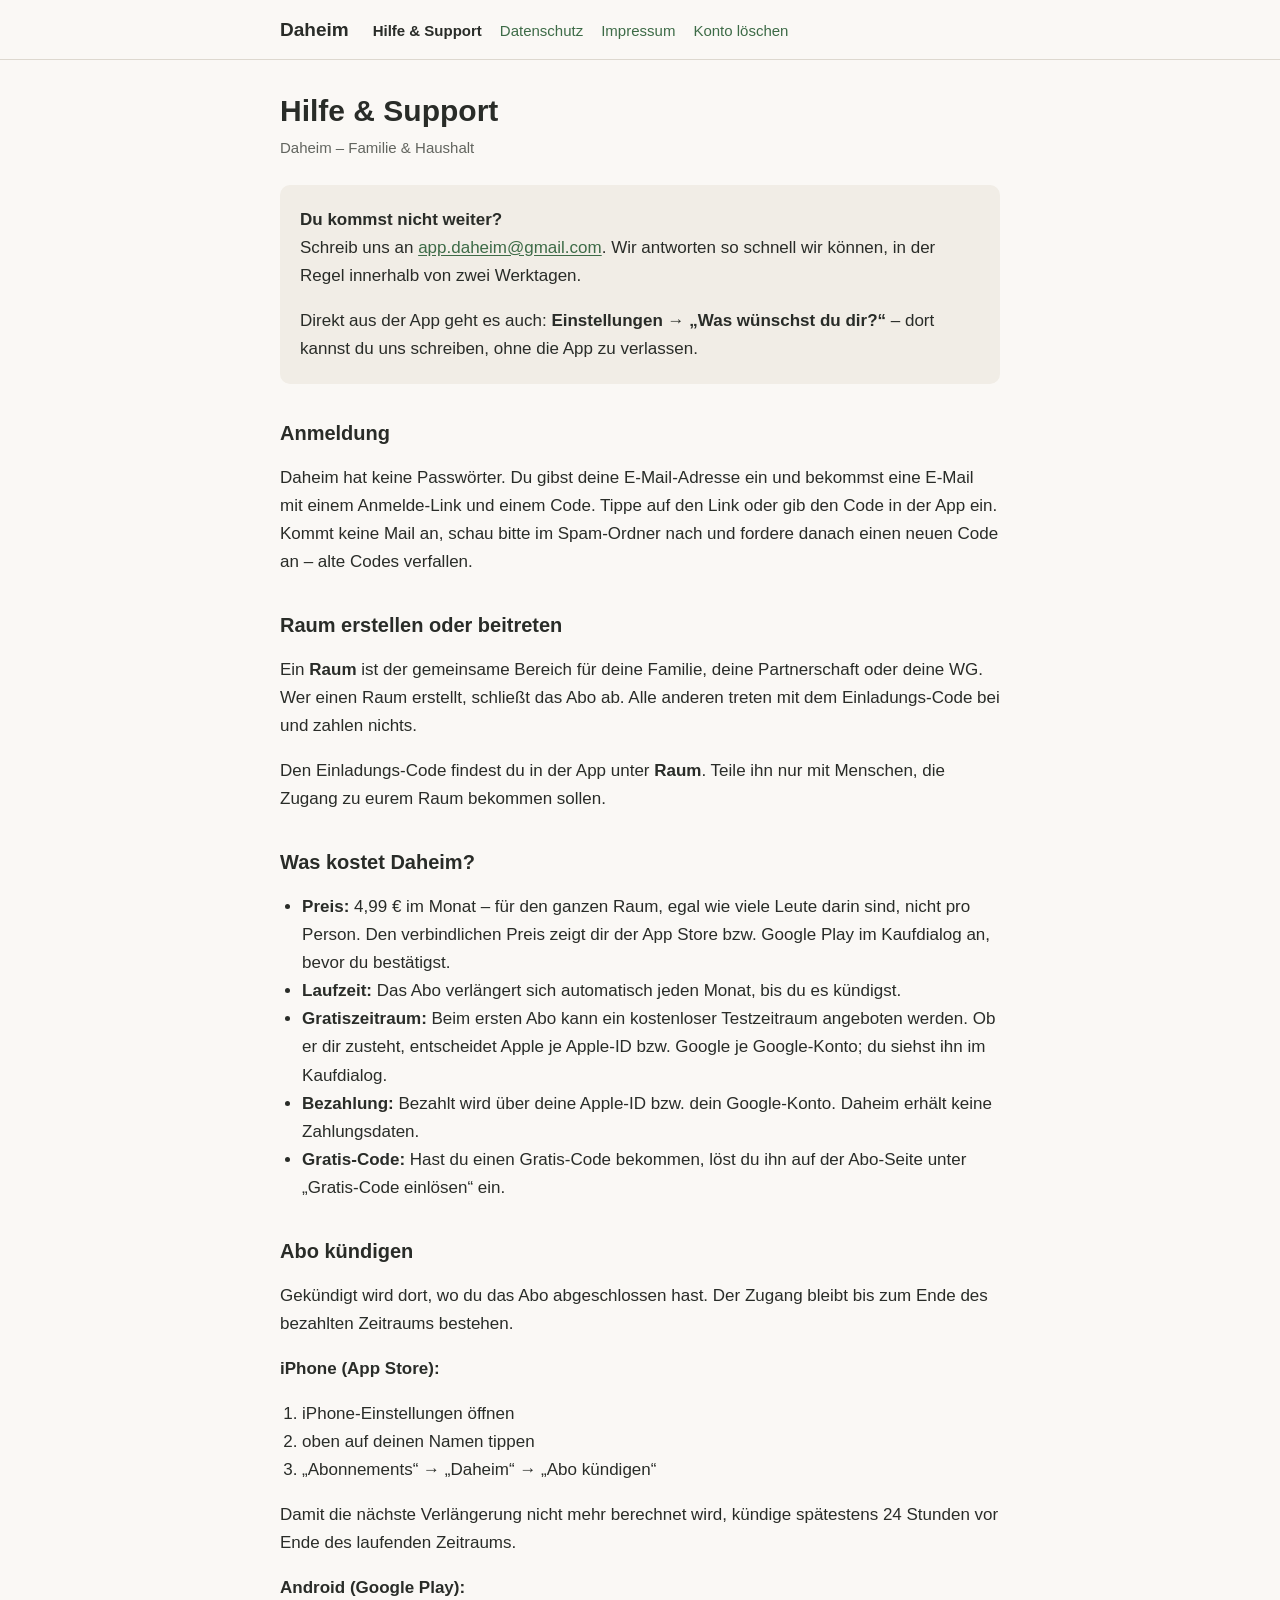
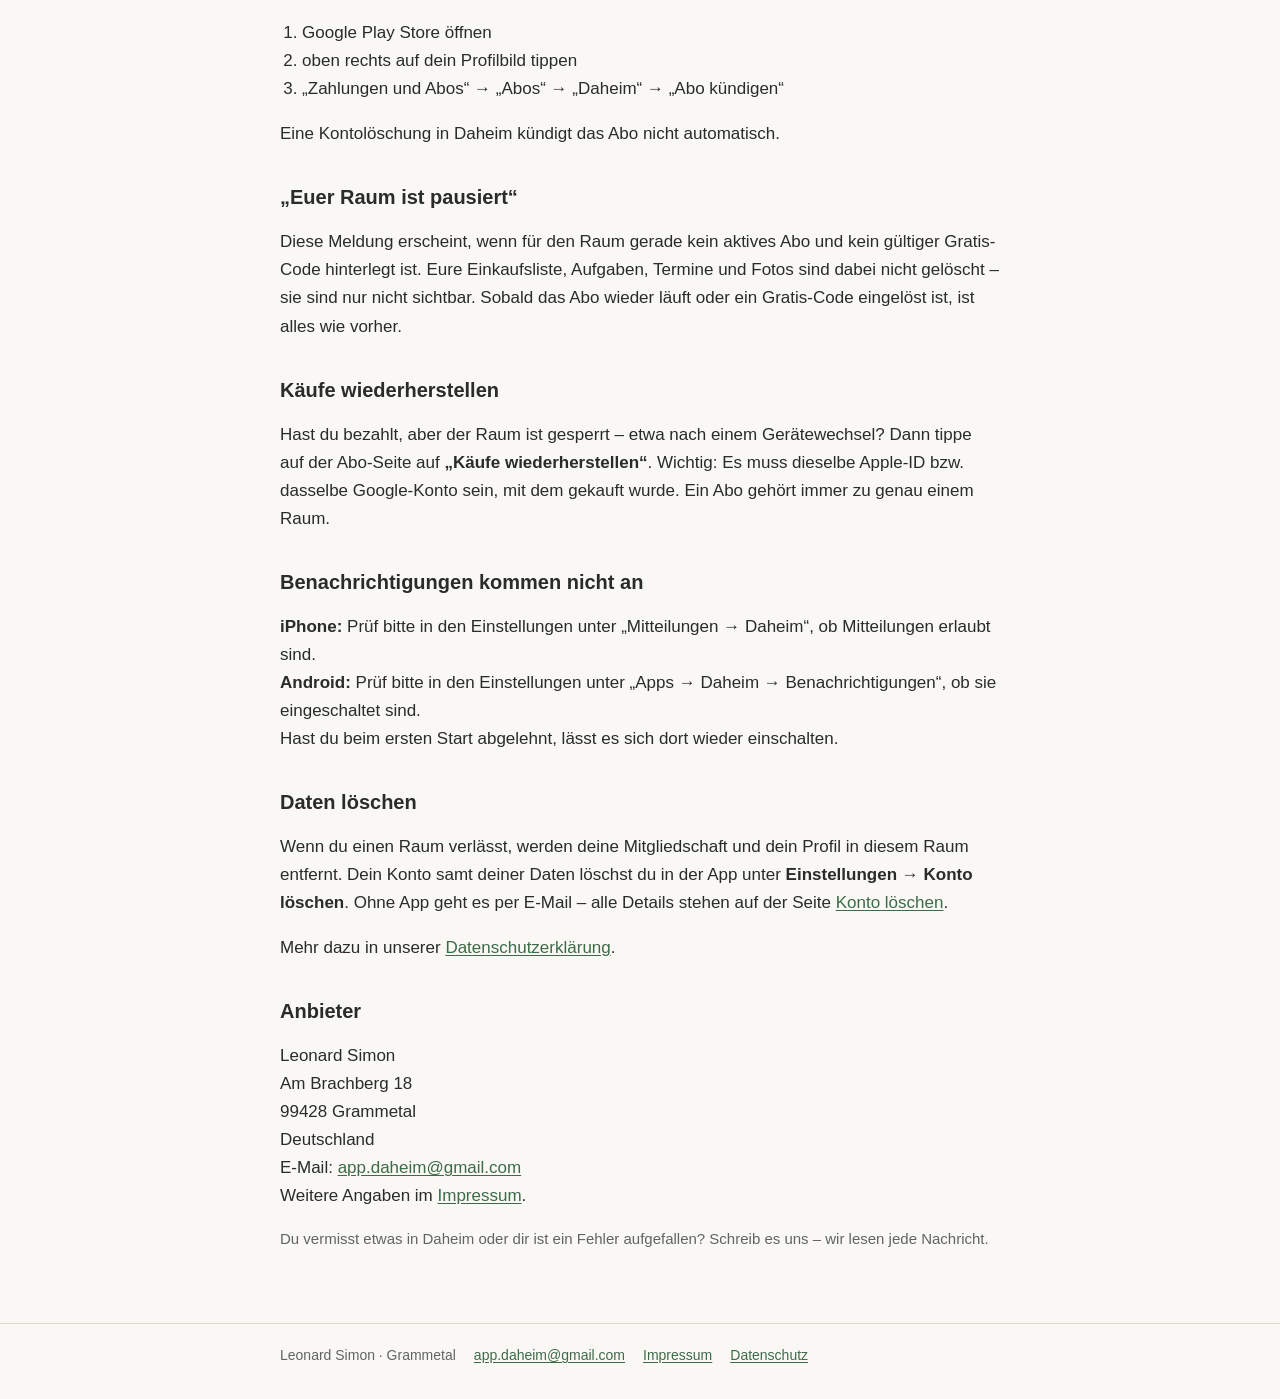
<file: hilfe.html>
<!DOCTYPE html>
<html lang="de">
<head>
<meta charset="utf-8">
<meta name="viewport" content="width=device-width, initial-scale=1">
<meta http-equiv="Content-Security-Policy" content="default-src 'none'; style-src 'self'; img-src 'self'; base-uri 'none'; form-action 'none'">
<meta name="referrer" content="strict-origin-when-cross-origin">
<title>Hilfe &amp; Support – Daheim</title>
<meta name="description" content="Hilfe zur Daheim-App: Anmeldung, Räume, Abo, Kündigung, Benachrichtigungen und Kontakt.">
<link rel="stylesheet" href="stil.css">
</head>
<body>
<header class="kopf"><div class="kopf-innen"><a class="marke" href="hilfe.html">Daheim</a><nav aria-label="Hauptnavigation"><a href="hilfe.html" aria-current="page">Hilfe &amp; Support</a><a href="datenschutz.html">Datenschutz</a><a href="impressum.html">Impressum</a><a href="konto-loeschen.html">Konto löschen</a></nav></div></header>
<main>
<h1>Hilfe &amp; Support</h1>
<p class="stand">Daheim – Familie &amp; Haushalt</p>

<div class="kasten">
<p><strong>Du kommst nicht weiter?</strong><br>
Schreib uns an <a href="mailto:app.daheim@gmail.com">app.daheim@gmail.com</a>. Wir antworten so schnell wir können, in der Regel innerhalb von zwei Werktagen.</p>
<p>Direkt aus der App geht es auch: <strong>Einstellungen → „Was wünschst du dir?“</strong> – dort kannst du uns schreiben, ohne die App zu verlassen.</p>
</div>

<h2 id="anmeldung">Anmeldung</h2>
<p>Daheim hat keine Passwörter. Du gibst deine E-Mail-Adresse ein und bekommst eine E-Mail mit einem Anmelde-Link und einem Code. Tippe auf den Link oder gib den Code in der App ein. Kommt keine Mail an, schau bitte im Spam-Ordner nach und fordere danach einen neuen Code an – alte Codes verfallen.</p>

<h2 id="raum">Raum erstellen oder beitreten</h2>
<p>Ein <strong>Raum</strong> ist der gemeinsame Bereich für deine Familie, deine Partnerschaft oder deine WG. Wer einen Raum erstellt, schließt das Abo ab. Alle anderen treten mit dem Einladungs-Code bei und zahlen nichts.</p>
<p>Den Einladungs-Code findest du in der App unter <strong>Raum</strong>. Teile ihn nur mit Menschen, die Zugang zu eurem Raum bekommen sollen.</p>

<h2 id="abo">Was kostet Daheim?</h2>
<ul>
<li><strong>Preis:</strong> 4,99 € im Monat – für den ganzen Raum, egal wie viele Leute darin sind, nicht pro Person. Den verbindlichen Preis zeigt dir der App Store bzw. Google Play im Kaufdialog an, bevor du bestätigst.</li>
<li><strong>Laufzeit:</strong> Das Abo verlängert sich automatisch jeden Monat, bis du es kündigst.</li>
<li><strong>Gratiszeitraum:</strong> Beim ersten Abo kann ein kostenloser Testzeitraum angeboten werden. Ob er dir zusteht, entscheidet Apple je Apple-ID bzw. Google je Google-Konto; du siehst ihn im Kaufdialog.</li>
<li><strong>Bezahlung:</strong> Bezahlt wird über deine Apple-ID bzw. dein Google-Konto. Daheim erhält keine Zahlungsdaten.</li>
<li><strong>Gratis-Code:</strong> Hast du einen Gratis-Code bekommen, löst du ihn auf der Abo-Seite unter „Gratis-Code einlösen“ ein.</li>
</ul>

<h2 id="kuendigen">Abo kündigen</h2>
<p>Gekündigt wird dort, wo du das Abo abgeschlossen hast. Der Zugang bleibt bis zum Ende des bezahlten Zeitraums bestehen.</p>
<p><strong>iPhone (App Store):</strong></p>
<ol>
<li>iPhone-Einstellungen öffnen</li>
<li>oben auf deinen Namen tippen</li>
<li>„Abonnements“ → „Daheim“ → „Abo kündigen“</li>
</ol>
<p>Damit die nächste Verlängerung nicht mehr berechnet wird, kündige spätestens 24 Stunden vor Ende des laufenden Zeitraums.</p>
<p><strong>Android (Google Play):</strong></p>
<ol>
<li>Google Play Store öffnen</li>
<li>oben rechts auf dein Profilbild tippen</li>
<li>„Zahlungen und Abos“ → „Abos“ → „Daheim“ → „Abo kündigen“</li>
</ol>
<p>Eine Kontolöschung in Daheim kündigt das Abo nicht automatisch.</p>

<h2 id="pausiert">„Euer Raum ist pausiert“</h2>
<p>Diese Meldung erscheint, wenn für den Raum gerade kein aktives Abo und kein gültiger Gratis-Code hinterlegt ist. Eure Einkaufsliste, Aufgaben, Termine und Fotos sind dabei nicht gelöscht – sie sind nur nicht sichtbar. Sobald das Abo wieder läuft oder ein Gratis-Code eingelöst ist, ist alles wie vorher.</p>

<h2 id="wiederherstellen">Käufe wiederherstellen</h2>
<p>Hast du bezahlt, aber der Raum ist gesperrt – etwa nach einem Gerätewechsel? Dann tippe auf der Abo-Seite auf <strong>„Käufe wiederherstellen“</strong>. Wichtig: Es muss dieselbe Apple-ID bzw. dasselbe Google-Konto sein, mit dem gekauft wurde. Ein Abo gehört immer zu genau einem Raum.</p>

<h2 id="benachrichtigungen">Benachrichtigungen kommen nicht an</h2>
<p><strong>iPhone:</strong> Prüf bitte in den Einstellungen unter „Mitteilungen → Daheim“, ob Mitteilungen erlaubt sind.<br>
<strong>Android:</strong> Prüf bitte in den Einstellungen unter „Apps → Daheim → Benachrichtigungen“, ob sie eingeschaltet sind.<br>
Hast du beim ersten Start abgelehnt, lässt es sich dort wieder einschalten.</p>

<h2 id="daten">Daten löschen</h2>
<p>Wenn du einen Raum verlässt, werden deine Mitgliedschaft und dein Profil in diesem Raum entfernt. Dein Konto samt deiner Daten löschst du in der App unter <strong>Einstellungen → Konto löschen</strong>. Ohne App geht es per E-Mail – alle Details stehen auf der Seite <a href="konto-loeschen.html">Konto löschen</a>.</p>
<p>Mehr dazu in unserer <a href="datenschutz.html">Datenschutzerklärung</a>.</p>

<h2 id="anbieter">Anbieter</h2>
<p>Leonard Simon<br>
Am Brachberg 18<br>
99428 Grammetal<br>
Deutschland<br>
E-Mail: <a href="mailto:app.daheim@gmail.com">app.daheim@gmail.com</a><br>
Weitere Angaben im <a href="impressum.html">Impressum</a>.</p>

<p class="stand">Du vermisst etwas in Daheim oder dir ist ein Fehler aufgefallen? Schreib es uns – wir lesen jede Nachricht.</p>
</main>
<footer class="fuss"><div class="fuss-innen"><span>Leonard Simon · Grammetal</span><a href="mailto:app.daheim@gmail.com">app.daheim@gmail.com</a><a href="impressum.html">Impressum</a><a href="datenschutz.html">Datenschutz</a></div></footer>
</body>
</html>
</file>
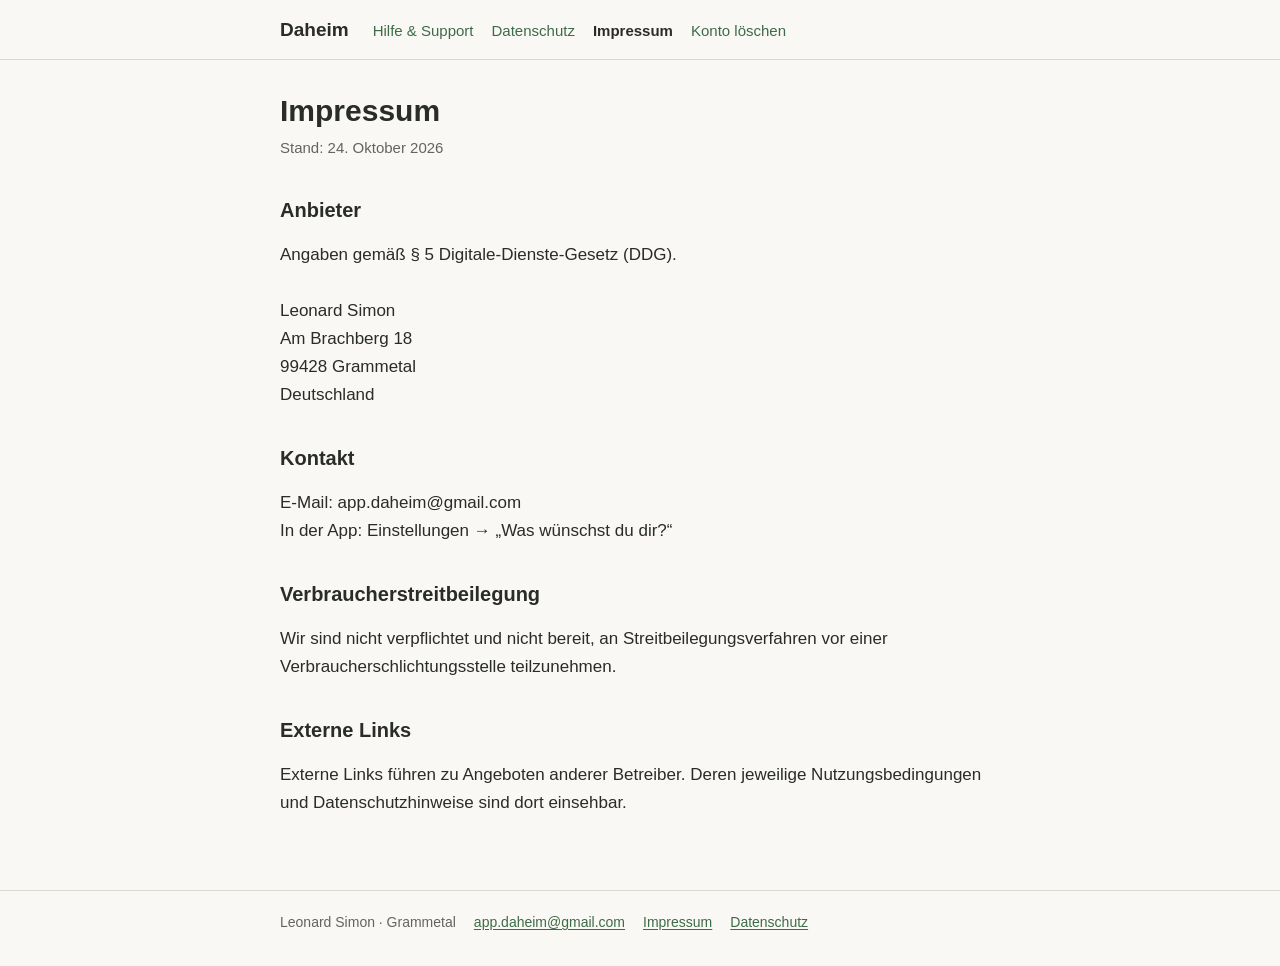
<file: impressum.html>
<!DOCTYPE html>
<html lang="de">
<head>
<meta charset="utf-8">
<meta name="viewport" content="width=device-width, initial-scale=1">
<meta http-equiv="Content-Security-Policy" content="default-src 'none'; style-src 'self'; img-src 'self'; base-uri 'none'; form-action 'none'">
<meta name="referrer" content="strict-origin-when-cross-origin">
<title>Impressum – Daheim</title>
<meta name="description" content="Impressum der Daheim-App und dieser Website.">
<link rel="stylesheet" href="stil.css">
</head>
<body>
<header class="kopf"><div class="kopf-innen"><a class="marke" href="hilfe.html">Daheim</a><nav aria-label="Hauptnavigation"><a href="hilfe.html">Hilfe &amp; Support</a><a href="datenschutz.html">Datenschutz</a><a href="impressum.html" aria-current="page">Impressum</a><a href="konto-loeschen.html">Konto löschen</a></nav></div></header>
<main>
<div class="rechtstext"><h1>Impressum</h1><p class="stand">Stand: 24. Oktober 2026</p>

<section id="a1"><h2>Anbieter</h2><p>Angaben gemäß § 5 Digitale-Dienste-Gesetz (DDG).

Leonard Simon
Am Brachberg 18
99428 Grammetal
Deutschland</p></section>
<section id="a2"><h2>Kontakt</h2><p>E-Mail: app.daheim@gmail.com
In der App: Einstellungen → „Was wünschst du dir?“</p></section>
<section id="a3"><h2>Verbraucherstreitbeilegung</h2><p>Wir sind nicht verpflichtet und nicht bereit, an Streitbeilegungsverfahren vor einer Verbraucherschlichtungsstelle teilzunehmen.</p></section>
<section id="a4"><h2>Externe Links</h2><p>Externe Links führen zu Angeboten anderer Betreiber. Deren jeweilige Nutzungsbedingungen und Datenschutzhinweise sind dort einsehbar.</p></section></div>
</main>
<footer class="fuss"><div class="fuss-innen"><span>Leonard Simon · Grammetal</span><a href="mailto:app.daheim@gmail.com">app.daheim@gmail.com</a><a href="impressum.html">Impressum</a><a href="datenschutz.html">Datenschutz</a></div></footer>
</body>
</html>
</file>
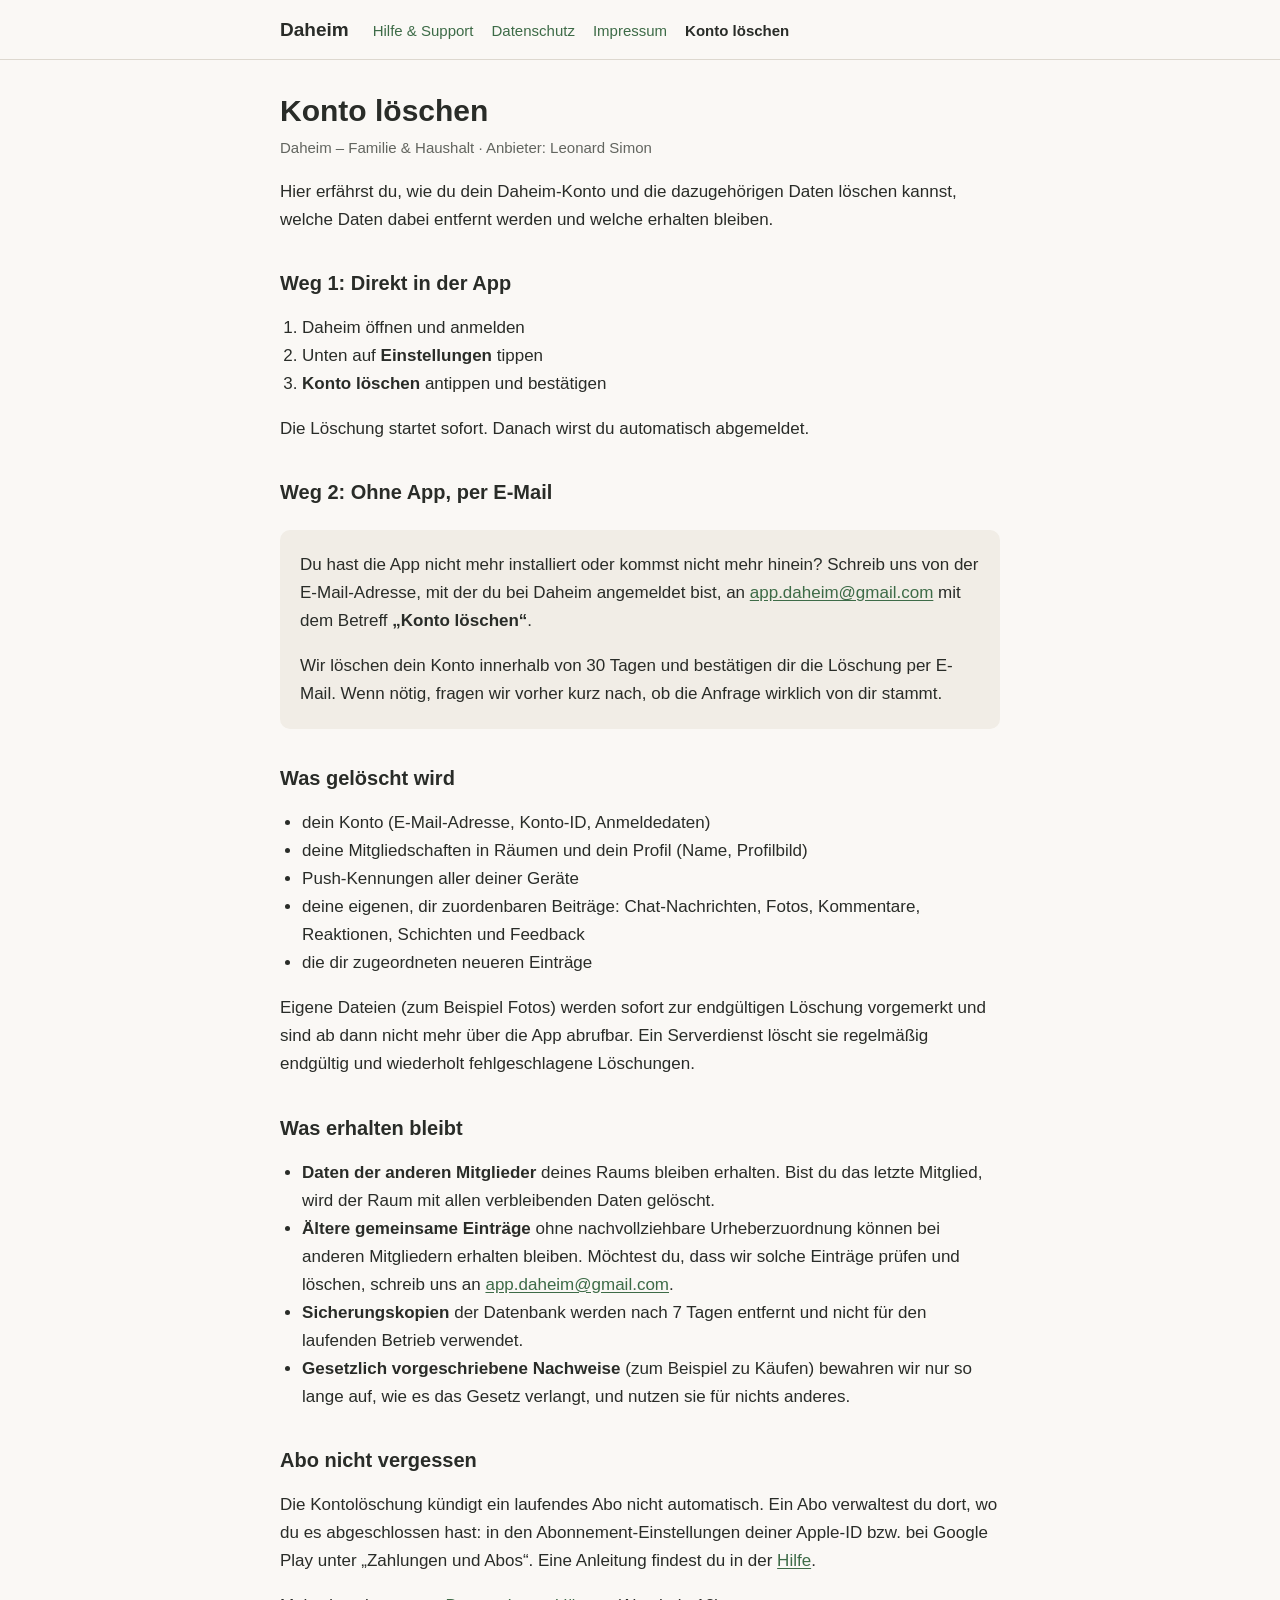
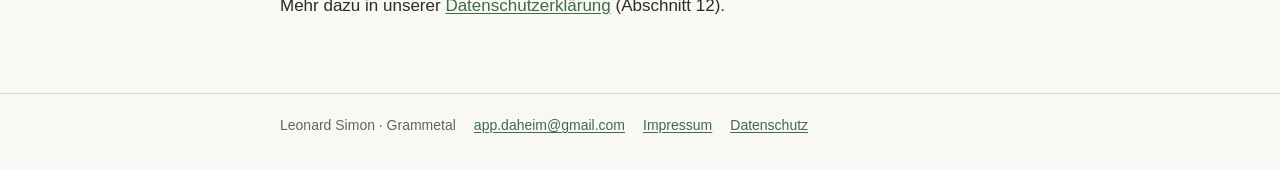
<file: konto-loeschen.html>
<!DOCTYPE html>
<html lang="de">
<head>
<meta charset="utf-8">
<meta name="viewport" content="width=device-width, initial-scale=1">
<meta http-equiv="Content-Security-Policy" content="default-src 'none'; style-src 'self'; img-src 'self'; base-uri 'none'; form-action 'none'">
<meta name="referrer" content="strict-origin-when-cross-origin">
<title>Konto löschen – Daheim</title>
<meta name="description" content="So löschst du dein Daheim-Konto und deine Daten – in der App oder per E-Mail.">
<link rel="stylesheet" href="stil.css">
</head>
<body>
<header class="kopf"><div class="kopf-innen"><a class="marke" href="hilfe.html">Daheim</a><nav aria-label="Hauptnavigation"><a href="hilfe.html">Hilfe &amp; Support</a><a href="datenschutz.html">Datenschutz</a><a href="impressum.html">Impressum</a><a href="konto-loeschen.html" aria-current="page">Konto löschen</a></nav></div></header>
<main>
<h1>Konto löschen</h1>
<p class="stand">Daheim – Familie &amp; Haushalt · Anbieter: Leonard Simon</p>

<p>Hier erfährst du, wie du dein Daheim-Konto und die dazugehörigen Daten löschen kannst, welche Daten dabei entfernt werden und welche erhalten bleiben.</p>

<h2 id="app">Weg 1: Direkt in der App</h2>
<ol>
<li>Daheim öffnen und anmelden</li>
<li>Unten auf <strong>Einstellungen</strong> tippen</li>
<li><strong>Konto löschen</strong> antippen und bestätigen</li>
</ol>
<p>Die Löschung startet sofort. Danach wirst du automatisch abgemeldet.</p>

<h2 id="email">Weg 2: Ohne App, per E-Mail</h2>
<div class="kasten">
<p>Du hast die App nicht mehr installiert oder kommst nicht mehr hinein? Schreib uns von der E-Mail-Adresse, mit der du bei Daheim angemeldet bist, an <a href="mailto:app.daheim@gmail.com?subject=Konto%20l%C3%B6schen">app.daheim@gmail.com</a> mit dem Betreff <strong>„Konto löschen“</strong>.</p>
<p>Wir löschen dein Konto innerhalb von 30 Tagen und bestätigen dir die Löschung per E-Mail. Wenn nötig, fragen wir vorher kurz nach, ob die Anfrage wirklich von dir stammt.</p>
</div>

<h2 id="geloescht">Was gelöscht wird</h2>
<ul>
<li>dein Konto (E-Mail-Adresse, Konto-ID, Anmeldedaten)</li>
<li>deine Mitgliedschaften in Räumen und dein Profil (Name, Profilbild)</li>
<li>Push-Kennungen aller deiner Geräte</li>
<li>deine eigenen, dir zuordenbaren Beiträge: Chat-Nachrichten, Fotos, Kommentare, Reaktionen, Schichten und Feedback</li>
<li>die dir zugeordneten neueren Einträge</li>
</ul>
<p>Eigene Dateien (zum Beispiel Fotos) werden sofort zur endgültigen Löschung vorgemerkt und sind ab dann nicht mehr über die App abrufbar. Ein Serverdienst löscht sie regelmäßig endgültig und wiederholt fehlgeschlagene Löschungen.</p>

<h2 id="bleibt">Was erhalten bleibt</h2>
<ul>
<li><strong>Daten der anderen Mitglieder</strong> deines Raums bleiben erhalten. Bist du das letzte Mitglied, wird der Raum mit allen verbleibenden Daten gelöscht.</li>
<li><strong>Ältere gemeinsame Einträge</strong> ohne nachvollziehbare Urheberzuordnung können bei anderen Mitgliedern erhalten bleiben. Möchtest du, dass wir solche Einträge prüfen und löschen, schreib uns an <a href="mailto:app.daheim@gmail.com">app.daheim@gmail.com</a>.</li>
<li><strong>Sicherungskopien</strong> der Datenbank werden nach 7 Tagen entfernt und nicht für den laufenden Betrieb verwendet.</li>
<li><strong>Gesetzlich vorgeschriebene Nachweise</strong> (zum Beispiel zu Käufen) bewahren wir nur so lange auf, wie es das Gesetz verlangt, und nutzen sie für nichts anderes.</li>
</ul>

<h2 id="abo">Abo nicht vergessen</h2>
<p>Die Kontolöschung kündigt ein laufendes Abo nicht automatisch. Ein Abo verwaltest du dort, wo du es abgeschlossen hast: in den Abonnement-Einstellungen deiner Apple-ID bzw. bei Google Play unter „Zahlungen und Abos“. Eine Anleitung findest du in der <a href="hilfe.html#kuendigen">Hilfe</a>.</p>

<p>Mehr dazu in unserer <a href="datenschutz.html#a12">Datenschutzerklärung</a> (Abschnitt 12).</p>
</main>
<footer class="fuss"><div class="fuss-innen"><span>Leonard Simon · Grammetal</span><a href="mailto:app.daheim@gmail.com">app.daheim@gmail.com</a><a href="impressum.html">Impressum</a><a href="datenschutz.html">Datenschutz</a></div></footer>
</body>
</html>
</file>
<file: stil.css>
:root {
  color-scheme: light dark;
  --hintergrund: #faf8f5;
  --flaeche: #f1ede6;
  --text: #292c28;
  --text-leise: #62655f;
  --akzent: #3d6b47;
  --linie: #ddd8cf;
}
@media (prefers-color-scheme: dark) {
  :root {
    --hintergrund: #1c1c1a;
    --flaeche: #262623;
    --text: #e8e6e0;
    --text-leise: #a3a198;
    --akzent: #8fbf97;
    --linie: #3a3a36;
  }
}

* { box-sizing: border-box; }
html { -webkit-text-size-adjust: 100%; }
body {
  margin: 0;
  background: var(--hintergrund);
  color: var(--text);
  font: 17px/1.65 -apple-system, BlinkMacSystemFont, "Segoe UI", Roboto, Helvetica, Arial, sans-serif;
}
a { color: var(--akzent); text-underline-offset: 2px; }
a:focus-visible { outline: 2px solid var(--akzent); outline-offset: 2px; border-radius: 2px; }

.kopf { border-bottom: 1px solid var(--linie); }
.kopf-innen, main, .fuss-innen { max-width: 760px; margin: 0 auto; padding-left: 20px; padding-right: 20px; }
.kopf-innen { display: flex; flex-wrap: wrap; align-items: baseline; gap: 6px 24px; padding-top: 14px; padding-bottom: 14px; }
.marke { font-weight: 700; font-size: 19px; color: var(--text); text-decoration: none; }
.kopf nav { display: flex; flex-wrap: wrap; gap: 4px 18px; font-size: 15px; }
.kopf nav a { text-decoration: none; }
.kopf nav a[aria-current="page"] { color: var(--text); font-weight: 600; }

main { padding-top: 32px; padding-bottom: 56px; }
h1 { font-size: 30px; line-height: 1.25; margin: 0 0 6px; }
h2 { font-size: 20px; line-height: 1.35; margin: 36px 0 8px; scroll-margin-top: 16px; }
.stand { color: var(--text-leise); font-size: 15px; margin-top: 0; }
p, li { overflow-wrap: anywhere; }
.rechtstext p { white-space: pre-line; }
ul, ol { padding-left: 1.3em; }

.kasten { background: var(--flaeche); border-radius: 10px; padding: 4px 20px; margin: 24px 0; }
.inhalt { background: var(--flaeche); border-radius: 10px; padding: 12px 20px; margin: 24px 0; font-size: 15px; }
.inhalt ol { margin: 6px 0; columns: 2 16em; column-gap: 24px; }

.fuss { border-top: 1px solid var(--linie); color: var(--text-leise); font-size: 14px; }
.fuss-innen { padding-top: 20px; padding-bottom: 32px; display: flex; flex-wrap: wrap; gap: 4px 18px; }

@media (max-width: 480px) {
  body { font-size: 16px; }
  h1 { font-size: 26px; }
  main { padding-top: 24px; }
}
@media print {
  .kopf, .fuss, .inhalt { display: none; }
  body { background: #fff; color: #000; }
}
</file>
